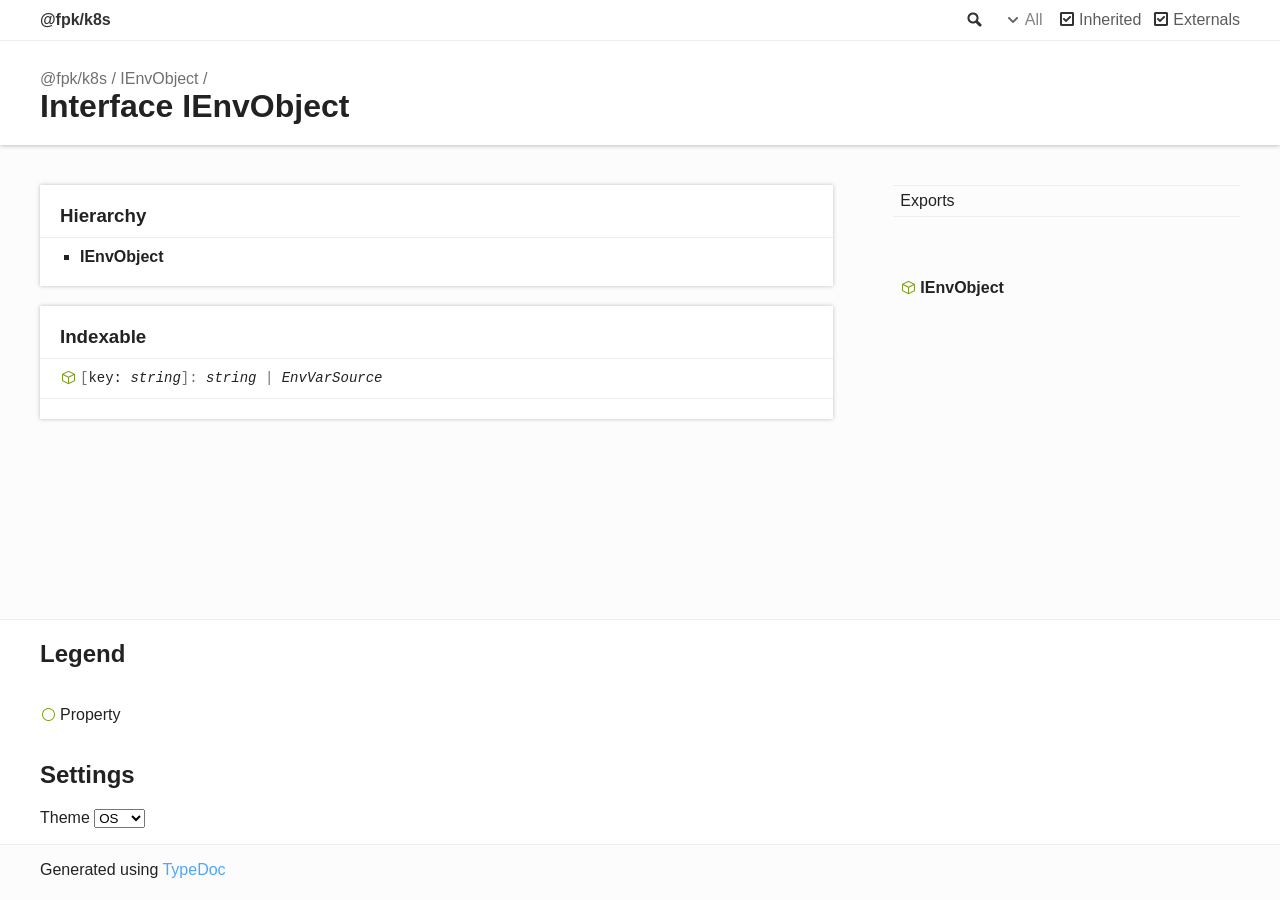
<file: k8s/interfaces/IEnvObject.html>
<!DOCTYPE html><html class="default no-js"><head><meta charSet="utf-8"/><meta http-equiv="X-UA-Compatible" content="IE=edge"/><title>IEnvObject | @fpk/k8s</title><meta name="description" content="Documentation for @fpk/k8s"/><meta name="viewport" content="width=device-width, initial-scale=1"/><link rel="stylesheet" href="../assets/style.css"/><link rel="stylesheet" href="../assets/highlight.css"/><script async src="../assets/search.js" id="search-script"></script></head><body><header><div class="tsd-page-toolbar"><div class="container"><div class="table-wrap"><div class="table-cell" id="tsd-search" data-base=".."><div class="field"><label for="tsd-search-field" class="tsd-widget search no-caption">Search</label><input type="text" id="tsd-search-field"/></div><ul class="results"><li class="state loading">Preparing search index...</li><li class="state failure">The search index is not available</li></ul><a href="../index.html" class="title">@fpk/k8s</a></div><div class="table-cell" id="tsd-widgets"><div id="tsd-filter"><a href="#" class="tsd-widget options no-caption" data-toggle="options">Options</a><div class="tsd-filter-group"><div class="tsd-select" id="tsd-filter-visibility"><span class="tsd-select-label">All</span><ul class="tsd-select-list"><li data-value="public">Public</li><li data-value="protected">Public/Protected</li><li data-value="private" class="selected">All</li></ul></div> <input type="checkbox" id="tsd-filter-inherited" checked/><label class="tsd-widget" for="tsd-filter-inherited">Inherited</label><input type="checkbox" id="tsd-filter-externals" checked/><label class="tsd-widget" for="tsd-filter-externals">Externals</label></div></div><a href="#" class="tsd-widget menu no-caption" data-toggle="menu">Menu</a></div></div></div></div><div class="tsd-page-title"><div class="container"><ul class="tsd-breadcrumb"><li><a href="../index.html">@fpk/k8s</a></li><li><a href="IEnvObject.html">IEnvObject</a></li></ul><h1>Interface IEnvObject</h1></div></div></header><div class="container container-main"><div class="row"><div class="col-8 col-content"><section class="tsd-panel tsd-hierarchy"><h3>Hierarchy</h3><ul class="tsd-hierarchy"><li><span class="target">IEnvObject</span></li></ul></section><section class="tsd-panel tsd-kind-interface"><h3 class="tsd-before-signature">Indexable</h3><div class="tsd-signature tsd-kind-icon"><span class="tsd-signature-symbol">[</span>key: <span class="tsd-signature-type">string</span><span class="tsd-signature-symbol">]: </span><span class="tsd-signature-type">string</span><span class="tsd-signature-symbol"> | </span><span class="tsd-signature-type">EnvVarSource</span></div></section></div><div class="col-4 col-menu menu-sticky-wrap menu-highlight"><nav class="tsd-navigation primary"><ul><li class=""><a href="../index.html">Exports</a></li></ul></nav><nav class="tsd-navigation secondary menu-sticky"><ul><li class="current tsd-kind-interface"><a href="IEnvObject.html" class="tsd-kind-icon">IEnv<wbr/>Object</a><ul></ul></li></ul></nav></div></div></div><footer class="with-border-bottom"><div class="container"><h2>Legend</h2><div class="tsd-legend-group"><ul class="tsd-legend"><li class="tsd-kind-property tsd-parent-kind-interface"><span class="tsd-kind-icon">Property</span></li></ul></div><h2>Settings</h2><p>Theme <select id="theme"><option value="os">OS</option><option value="light">Light</option><option value="dark">Dark</option></select></p></div></footer><div class="container tsd-generator"><p>Generated using <a href="https://typedoc.org/" target="_blank">TypeDoc</a></p></div><div class="overlay"></div><script src="../assets/main.js"></script></body></html>
</file>
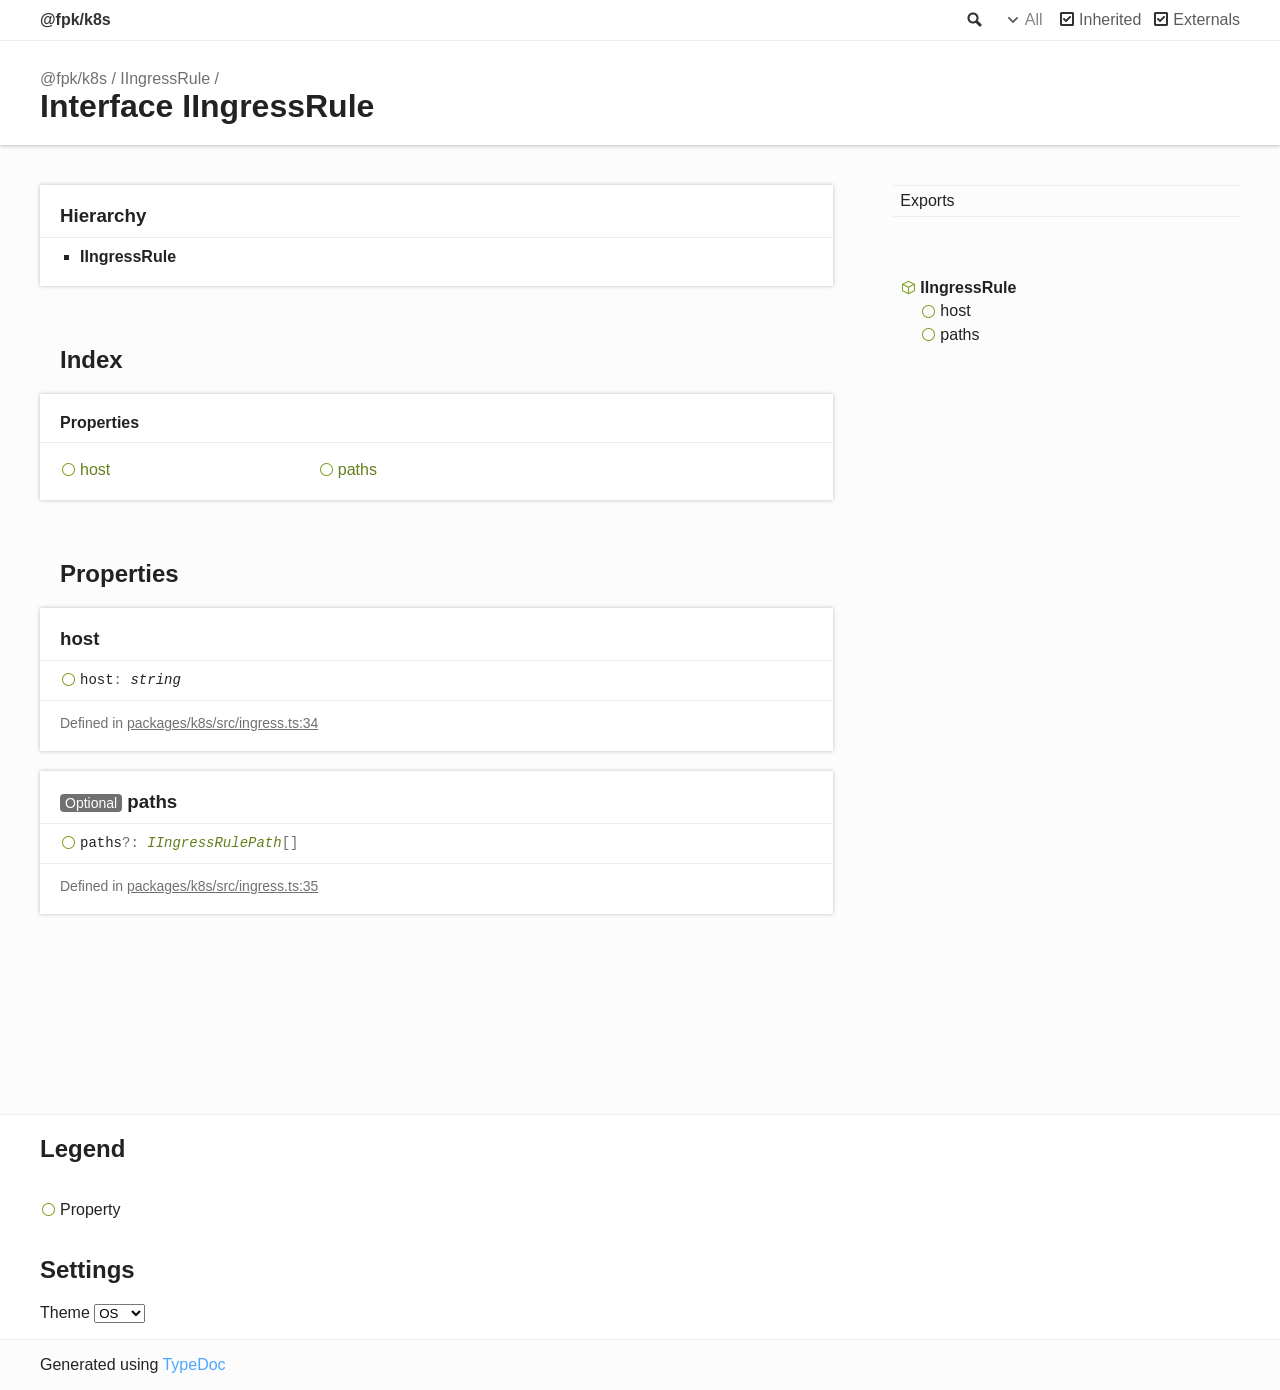
<file: k8s/interfaces/IIngressRule.html>
<!DOCTYPE html><html class="default no-js"><head><meta charSet="utf-8"/><meta http-equiv="X-UA-Compatible" content="IE=edge"/><title>IIngressRule | @fpk/k8s</title><meta name="description" content="Documentation for @fpk/k8s"/><meta name="viewport" content="width=device-width, initial-scale=1"/><link rel="stylesheet" href="../assets/style.css"/><link rel="stylesheet" href="../assets/highlight.css"/><script async src="../assets/search.js" id="search-script"></script></head><body><header><div class="tsd-page-toolbar"><div class="container"><div class="table-wrap"><div class="table-cell" id="tsd-search" data-base=".."><div class="field"><label for="tsd-search-field" class="tsd-widget search no-caption">Search</label><input type="text" id="tsd-search-field"/></div><ul class="results"><li class="state loading">Preparing search index...</li><li class="state failure">The search index is not available</li></ul><a href="../index.html" class="title">@fpk/k8s</a></div><div class="table-cell" id="tsd-widgets"><div id="tsd-filter"><a href="#" class="tsd-widget options no-caption" data-toggle="options">Options</a><div class="tsd-filter-group"><div class="tsd-select" id="tsd-filter-visibility"><span class="tsd-select-label">All</span><ul class="tsd-select-list"><li data-value="public">Public</li><li data-value="protected">Public/Protected</li><li data-value="private" class="selected">All</li></ul></div> <input type="checkbox" id="tsd-filter-inherited" checked/><label class="tsd-widget" for="tsd-filter-inherited">Inherited</label><input type="checkbox" id="tsd-filter-externals" checked/><label class="tsd-widget" for="tsd-filter-externals">Externals</label></div></div><a href="#" class="tsd-widget menu no-caption" data-toggle="menu">Menu</a></div></div></div></div><div class="tsd-page-title"><div class="container"><ul class="tsd-breadcrumb"><li><a href="../index.html">@fpk/k8s</a></li><li><a href="IIngressRule.html">IIngressRule</a></li></ul><h1>Interface IIngressRule</h1></div></div></header><div class="container container-main"><div class="row"><div class="col-8 col-content"><section class="tsd-panel tsd-hierarchy"><h3>Hierarchy</h3><ul class="tsd-hierarchy"><li><span class="target">IIngressRule</span></li></ul></section><section class="tsd-panel-group tsd-index-group"><h2>Index</h2><section class="tsd-panel tsd-index-panel"><div class="tsd-index-content"><section class="tsd-index-section "><h3>Properties</h3><ul class="tsd-index-list"><li class="tsd-kind-property tsd-parent-kind-interface"><a href="IIngressRule.html#host" class="tsd-kind-icon">host</a></li><li class="tsd-kind-property tsd-parent-kind-interface"><a href="IIngressRule.html#paths" class="tsd-kind-icon">paths</a></li></ul></section></div></section></section><section class="tsd-panel-group tsd-member-group "><h2>Properties</h2><section class="tsd-panel tsd-member tsd-kind-property tsd-parent-kind-interface"><a name="host" class="tsd-anchor"></a><h3>host</h3><div class="tsd-signature tsd-kind-icon">host<span class="tsd-signature-symbol">:</span> <span class="tsd-signature-type">string</span></div><aside class="tsd-sources"><ul><li>Defined in <a href="https://github.com/tim-smart/fpk/blob/master/packages/k8s/src/ingress.ts#L34">packages/k8s/src/ingress.ts:34</a></li></ul></aside></section><section class="tsd-panel tsd-member tsd-kind-property tsd-parent-kind-interface"><a name="paths" class="tsd-anchor"></a><h3><span class="tsd-flag ts-flagOptional">Optional</span> paths</h3><div class="tsd-signature tsd-kind-icon">paths<span class="tsd-signature-symbol">?:</span> <a href="IIngressRulePath.html" class="tsd-signature-type" data-tsd-kind="Interface">IIngressRulePath</a><span class="tsd-signature-symbol">[]</span></div><aside class="tsd-sources"><ul><li>Defined in <a href="https://github.com/tim-smart/fpk/blob/master/packages/k8s/src/ingress.ts#L35">packages/k8s/src/ingress.ts:35</a></li></ul></aside></section></section></div><div class="col-4 col-menu menu-sticky-wrap menu-highlight"><nav class="tsd-navigation primary"><ul><li class=""><a href="../index.html">Exports</a></li></ul></nav><nav class="tsd-navigation secondary menu-sticky"><ul><li class="current tsd-kind-interface"><a href="IIngressRule.html" class="tsd-kind-icon">IIngress<wbr/>Rule</a><ul><li class="tsd-kind-property tsd-parent-kind-interface"><a href="IIngressRule.html#host" class="tsd-kind-icon">host</a></li><li class="tsd-kind-property tsd-parent-kind-interface"><a href="IIngressRule.html#paths" class="tsd-kind-icon">paths</a></li></ul></li></ul></nav></div></div></div><footer class="with-border-bottom"><div class="container"><h2>Legend</h2><div class="tsd-legend-group"><ul class="tsd-legend"><li class="tsd-kind-property tsd-parent-kind-interface"><span class="tsd-kind-icon">Property</span></li></ul></div><h2>Settings</h2><p>Theme <select id="theme"><option value="os">OS</option><option value="light">Light</option><option value="dark">Dark</option></select></p></div></footer><div class="container tsd-generator"><p>Generated using <a href="https://typedoc.org/" target="_blank">TypeDoc</a></p></div><div class="overlay"></div><script src="../assets/main.js"></script></body></html>
</file>
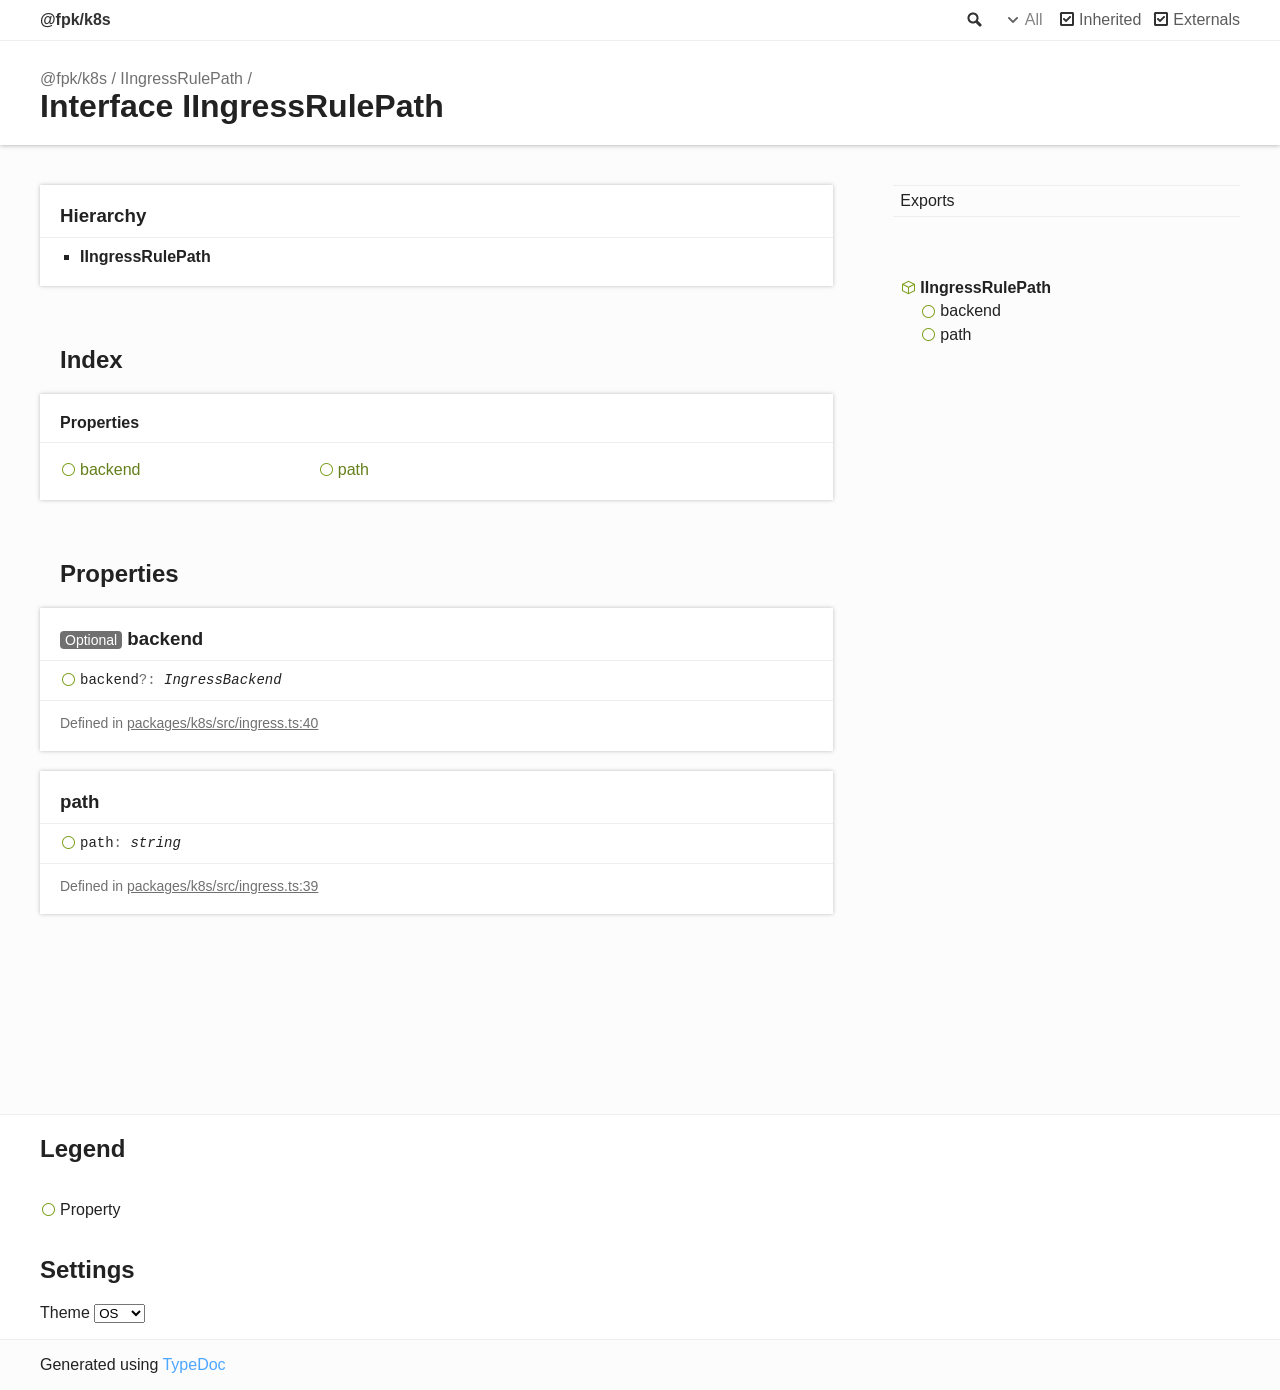
<file: k8s/interfaces/IIngressRulePath.html>
<!DOCTYPE html><html class="default no-js"><head><meta charSet="utf-8"/><meta http-equiv="X-UA-Compatible" content="IE=edge"/><title>IIngressRulePath | @fpk/k8s</title><meta name="description" content="Documentation for @fpk/k8s"/><meta name="viewport" content="width=device-width, initial-scale=1"/><link rel="stylesheet" href="../assets/style.css"/><link rel="stylesheet" href="../assets/highlight.css"/><script async src="../assets/search.js" id="search-script"></script></head><body><header><div class="tsd-page-toolbar"><div class="container"><div class="table-wrap"><div class="table-cell" id="tsd-search" data-base=".."><div class="field"><label for="tsd-search-field" class="tsd-widget search no-caption">Search</label><input type="text" id="tsd-search-field"/></div><ul class="results"><li class="state loading">Preparing search index...</li><li class="state failure">The search index is not available</li></ul><a href="../index.html" class="title">@fpk/k8s</a></div><div class="table-cell" id="tsd-widgets"><div id="tsd-filter"><a href="#" class="tsd-widget options no-caption" data-toggle="options">Options</a><div class="tsd-filter-group"><div class="tsd-select" id="tsd-filter-visibility"><span class="tsd-select-label">All</span><ul class="tsd-select-list"><li data-value="public">Public</li><li data-value="protected">Public/Protected</li><li data-value="private" class="selected">All</li></ul></div> <input type="checkbox" id="tsd-filter-inherited" checked/><label class="tsd-widget" for="tsd-filter-inherited">Inherited</label><input type="checkbox" id="tsd-filter-externals" checked/><label class="tsd-widget" for="tsd-filter-externals">Externals</label></div></div><a href="#" class="tsd-widget menu no-caption" data-toggle="menu">Menu</a></div></div></div></div><div class="tsd-page-title"><div class="container"><ul class="tsd-breadcrumb"><li><a href="../index.html">@fpk/k8s</a></li><li><a href="IIngressRulePath.html">IIngressRulePath</a></li></ul><h1>Interface IIngressRulePath</h1></div></div></header><div class="container container-main"><div class="row"><div class="col-8 col-content"><section class="tsd-panel tsd-hierarchy"><h3>Hierarchy</h3><ul class="tsd-hierarchy"><li><span class="target">IIngressRulePath</span></li></ul></section><section class="tsd-panel-group tsd-index-group"><h2>Index</h2><section class="tsd-panel tsd-index-panel"><div class="tsd-index-content"><section class="tsd-index-section "><h3>Properties</h3><ul class="tsd-index-list"><li class="tsd-kind-property tsd-parent-kind-interface"><a href="IIngressRulePath.html#backend" class="tsd-kind-icon">backend</a></li><li class="tsd-kind-property tsd-parent-kind-interface"><a href="IIngressRulePath.html#path" class="tsd-kind-icon">path</a></li></ul></section></div></section></section><section class="tsd-panel-group tsd-member-group "><h2>Properties</h2><section class="tsd-panel tsd-member tsd-kind-property tsd-parent-kind-interface"><a name="backend" class="tsd-anchor"></a><h3><span class="tsd-flag ts-flagOptional">Optional</span> backend</h3><div class="tsd-signature tsd-kind-icon">backend<span class="tsd-signature-symbol">?:</span> <span class="tsd-signature-type">IngressBackend</span></div><aside class="tsd-sources"><ul><li>Defined in <a href="https://github.com/tim-smart/fpk/blob/master/packages/k8s/src/ingress.ts#L40">packages/k8s/src/ingress.ts:40</a></li></ul></aside></section><section class="tsd-panel tsd-member tsd-kind-property tsd-parent-kind-interface"><a name="path" class="tsd-anchor"></a><h3>path</h3><div class="tsd-signature tsd-kind-icon">path<span class="tsd-signature-symbol">:</span> <span class="tsd-signature-type">string</span></div><aside class="tsd-sources"><ul><li>Defined in <a href="https://github.com/tim-smart/fpk/blob/master/packages/k8s/src/ingress.ts#L39">packages/k8s/src/ingress.ts:39</a></li></ul></aside></section></section></div><div class="col-4 col-menu menu-sticky-wrap menu-highlight"><nav class="tsd-navigation primary"><ul><li class=""><a href="../index.html">Exports</a></li></ul></nav><nav class="tsd-navigation secondary menu-sticky"><ul><li class="current tsd-kind-interface"><a href="IIngressRulePath.html" class="tsd-kind-icon">IIngress<wbr/>Rule<wbr/>Path</a><ul><li class="tsd-kind-property tsd-parent-kind-interface"><a href="IIngressRulePath.html#backend" class="tsd-kind-icon">backend</a></li><li class="tsd-kind-property tsd-parent-kind-interface"><a href="IIngressRulePath.html#path" class="tsd-kind-icon">path</a></li></ul></li></ul></nav></div></div></div><footer class="with-border-bottom"><div class="container"><h2>Legend</h2><div class="tsd-legend-group"><ul class="tsd-legend"><li class="tsd-kind-property tsd-parent-kind-interface"><span class="tsd-kind-icon">Property</span></li></ul></div><h2>Settings</h2><p>Theme <select id="theme"><option value="os">OS</option><option value="light">Light</option><option value="dark">Dark</option></select></p></div></footer><div class="container tsd-generator"><p>Generated using <a href="https://typedoc.org/" target="_blank">TypeDoc</a></p></div><div class="overlay"></div><script src="../assets/main.js"></script></body></html>
</file>
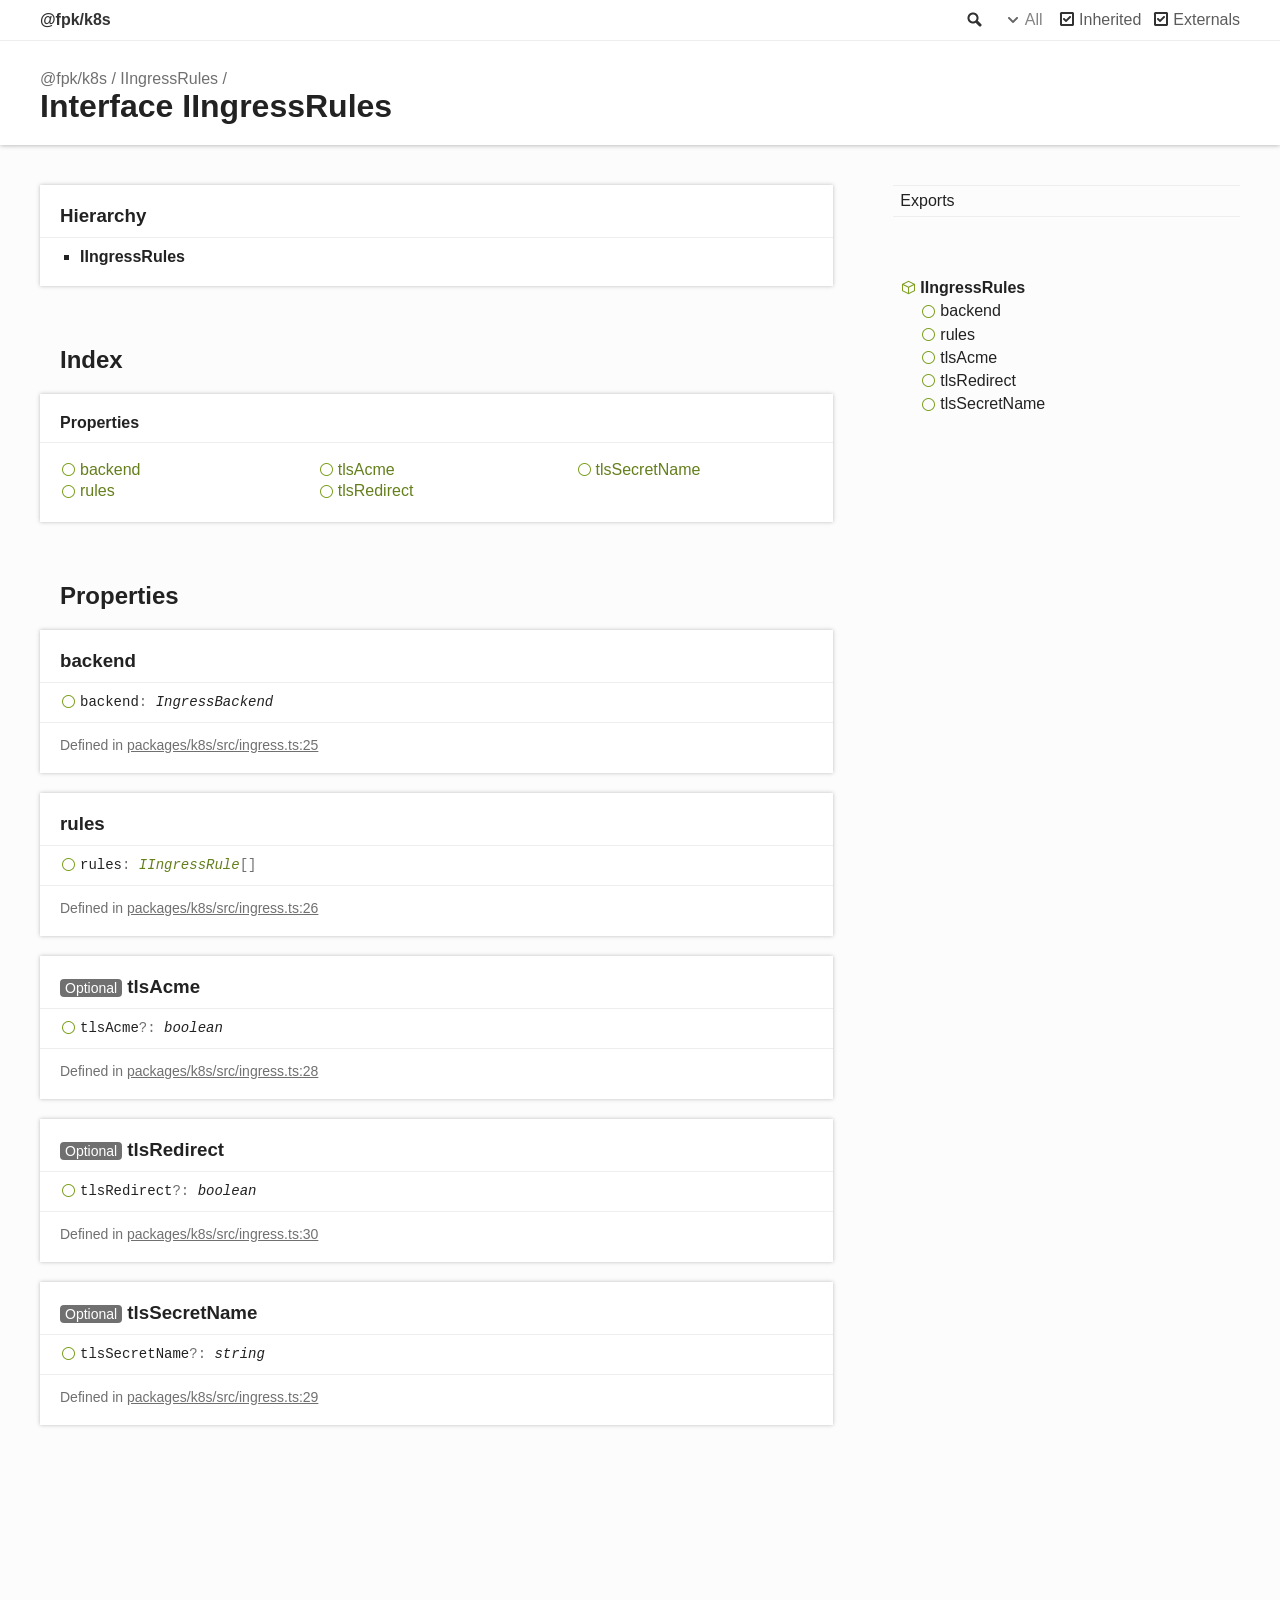
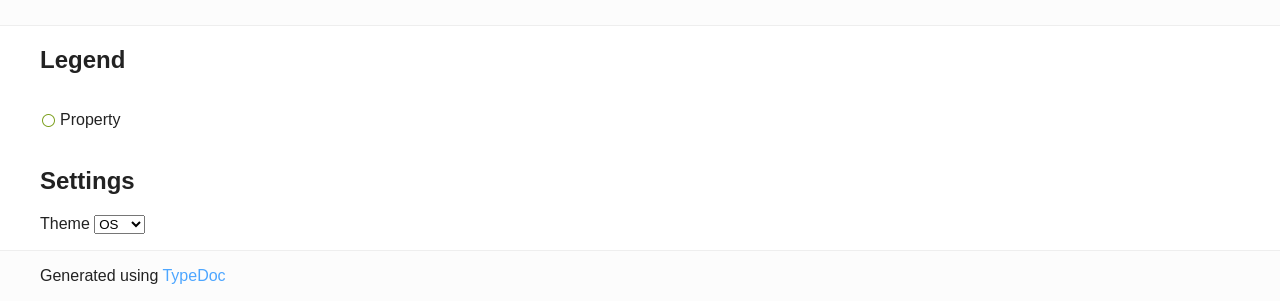
<file: k8s/interfaces/IIngressRules.html>
<!DOCTYPE html><html class="default no-js"><head><meta charSet="utf-8"/><meta http-equiv="X-UA-Compatible" content="IE=edge"/><title>IIngressRules | @fpk/k8s</title><meta name="description" content="Documentation for @fpk/k8s"/><meta name="viewport" content="width=device-width, initial-scale=1"/><link rel="stylesheet" href="../assets/style.css"/><link rel="stylesheet" href="../assets/highlight.css"/><script async src="../assets/search.js" id="search-script"></script></head><body><header><div class="tsd-page-toolbar"><div class="container"><div class="table-wrap"><div class="table-cell" id="tsd-search" data-base=".."><div class="field"><label for="tsd-search-field" class="tsd-widget search no-caption">Search</label><input type="text" id="tsd-search-field"/></div><ul class="results"><li class="state loading">Preparing search index...</li><li class="state failure">The search index is not available</li></ul><a href="../index.html" class="title">@fpk/k8s</a></div><div class="table-cell" id="tsd-widgets"><div id="tsd-filter"><a href="#" class="tsd-widget options no-caption" data-toggle="options">Options</a><div class="tsd-filter-group"><div class="tsd-select" id="tsd-filter-visibility"><span class="tsd-select-label">All</span><ul class="tsd-select-list"><li data-value="public">Public</li><li data-value="protected">Public/Protected</li><li data-value="private" class="selected">All</li></ul></div> <input type="checkbox" id="tsd-filter-inherited" checked/><label class="tsd-widget" for="tsd-filter-inherited">Inherited</label><input type="checkbox" id="tsd-filter-externals" checked/><label class="tsd-widget" for="tsd-filter-externals">Externals</label></div></div><a href="#" class="tsd-widget menu no-caption" data-toggle="menu">Menu</a></div></div></div></div><div class="tsd-page-title"><div class="container"><ul class="tsd-breadcrumb"><li><a href="../index.html">@fpk/k8s</a></li><li><a href="IIngressRules.html">IIngressRules</a></li></ul><h1>Interface IIngressRules</h1></div></div></header><div class="container container-main"><div class="row"><div class="col-8 col-content"><section class="tsd-panel tsd-hierarchy"><h3>Hierarchy</h3><ul class="tsd-hierarchy"><li><span class="target">IIngressRules</span></li></ul></section><section class="tsd-panel-group tsd-index-group"><h2>Index</h2><section class="tsd-panel tsd-index-panel"><div class="tsd-index-content"><section class="tsd-index-section "><h3>Properties</h3><ul class="tsd-index-list"><li class="tsd-kind-property tsd-parent-kind-interface"><a href="IIngressRules.html#backend" class="tsd-kind-icon">backend</a></li><li class="tsd-kind-property tsd-parent-kind-interface"><a href="IIngressRules.html#rules" class="tsd-kind-icon">rules</a></li><li class="tsd-kind-property tsd-parent-kind-interface"><a href="IIngressRules.html#tlsAcme" class="tsd-kind-icon">tls<wbr/>Acme</a></li><li class="tsd-kind-property tsd-parent-kind-interface"><a href="IIngressRules.html#tlsRedirect" class="tsd-kind-icon">tls<wbr/>Redirect</a></li><li class="tsd-kind-property tsd-parent-kind-interface"><a href="IIngressRules.html#tlsSecretName" class="tsd-kind-icon">tls<wbr/>Secret<wbr/>Name</a></li></ul></section></div></section></section><section class="tsd-panel-group tsd-member-group "><h2>Properties</h2><section class="tsd-panel tsd-member tsd-kind-property tsd-parent-kind-interface"><a name="backend" class="tsd-anchor"></a><h3>backend</h3><div class="tsd-signature tsd-kind-icon">backend<span class="tsd-signature-symbol">:</span> <span class="tsd-signature-type">IngressBackend</span></div><aside class="tsd-sources"><ul><li>Defined in <a href="https://github.com/tim-smart/fpk/blob/master/packages/k8s/src/ingress.ts#L25">packages/k8s/src/ingress.ts:25</a></li></ul></aside></section><section class="tsd-panel tsd-member tsd-kind-property tsd-parent-kind-interface"><a name="rules" class="tsd-anchor"></a><h3>rules</h3><div class="tsd-signature tsd-kind-icon">rules<span class="tsd-signature-symbol">:</span> <a href="IIngressRule.html" class="tsd-signature-type" data-tsd-kind="Interface">IIngressRule</a><span class="tsd-signature-symbol">[]</span></div><aside class="tsd-sources"><ul><li>Defined in <a href="https://github.com/tim-smart/fpk/blob/master/packages/k8s/src/ingress.ts#L26">packages/k8s/src/ingress.ts:26</a></li></ul></aside></section><section class="tsd-panel tsd-member tsd-kind-property tsd-parent-kind-interface"><a name="tlsAcme" class="tsd-anchor"></a><h3><span class="tsd-flag ts-flagOptional">Optional</span> tls<wbr/>Acme</h3><div class="tsd-signature tsd-kind-icon">tls<wbr/>Acme<span class="tsd-signature-symbol">?:</span> <span class="tsd-signature-type">boolean</span></div><aside class="tsd-sources"><ul><li>Defined in <a href="https://github.com/tim-smart/fpk/blob/master/packages/k8s/src/ingress.ts#L28">packages/k8s/src/ingress.ts:28</a></li></ul></aside></section><section class="tsd-panel tsd-member tsd-kind-property tsd-parent-kind-interface"><a name="tlsRedirect" class="tsd-anchor"></a><h3><span class="tsd-flag ts-flagOptional">Optional</span> tls<wbr/>Redirect</h3><div class="tsd-signature tsd-kind-icon">tls<wbr/>Redirect<span class="tsd-signature-symbol">?:</span> <span class="tsd-signature-type">boolean</span></div><aside class="tsd-sources"><ul><li>Defined in <a href="https://github.com/tim-smart/fpk/blob/master/packages/k8s/src/ingress.ts#L30">packages/k8s/src/ingress.ts:30</a></li></ul></aside></section><section class="tsd-panel tsd-member tsd-kind-property tsd-parent-kind-interface"><a name="tlsSecretName" class="tsd-anchor"></a><h3><span class="tsd-flag ts-flagOptional">Optional</span> tls<wbr/>Secret<wbr/>Name</h3><div class="tsd-signature tsd-kind-icon">tls<wbr/>Secret<wbr/>Name<span class="tsd-signature-symbol">?:</span> <span class="tsd-signature-type">string</span></div><aside class="tsd-sources"><ul><li>Defined in <a href="https://github.com/tim-smart/fpk/blob/master/packages/k8s/src/ingress.ts#L29">packages/k8s/src/ingress.ts:29</a></li></ul></aside></section></section></div><div class="col-4 col-menu menu-sticky-wrap menu-highlight"><nav class="tsd-navigation primary"><ul><li class=""><a href="../index.html">Exports</a></li></ul></nav><nav class="tsd-navigation secondary menu-sticky"><ul><li class="current tsd-kind-interface"><a href="IIngressRules.html" class="tsd-kind-icon">IIngress<wbr/>Rules</a><ul><li class="tsd-kind-property tsd-parent-kind-interface"><a href="IIngressRules.html#backend" class="tsd-kind-icon">backend</a></li><li class="tsd-kind-property tsd-parent-kind-interface"><a href="IIngressRules.html#rules" class="tsd-kind-icon">rules</a></li><li class="tsd-kind-property tsd-parent-kind-interface"><a href="IIngressRules.html#tlsAcme" class="tsd-kind-icon">tls<wbr/>Acme</a></li><li class="tsd-kind-property tsd-parent-kind-interface"><a href="IIngressRules.html#tlsRedirect" class="tsd-kind-icon">tls<wbr/>Redirect</a></li><li class="tsd-kind-property tsd-parent-kind-interface"><a href="IIngressRules.html#tlsSecretName" class="tsd-kind-icon">tls<wbr/>Secret<wbr/>Name</a></li></ul></li></ul></nav></div></div></div><footer class="with-border-bottom"><div class="container"><h2>Legend</h2><div class="tsd-legend-group"><ul class="tsd-legend"><li class="tsd-kind-property tsd-parent-kind-interface"><span class="tsd-kind-icon">Property</span></li></ul></div><h2>Settings</h2><p>Theme <select id="theme"><option value="os">OS</option><option value="light">Light</option><option value="dark">Dark</option></select></p></div></footer><div class="container tsd-generator"><p>Generated using <a href="https://typedoc.org/" target="_blank">TypeDoc</a></p></div><div class="overlay"></div><script src="../assets/main.js"></script></body></html>
</file>
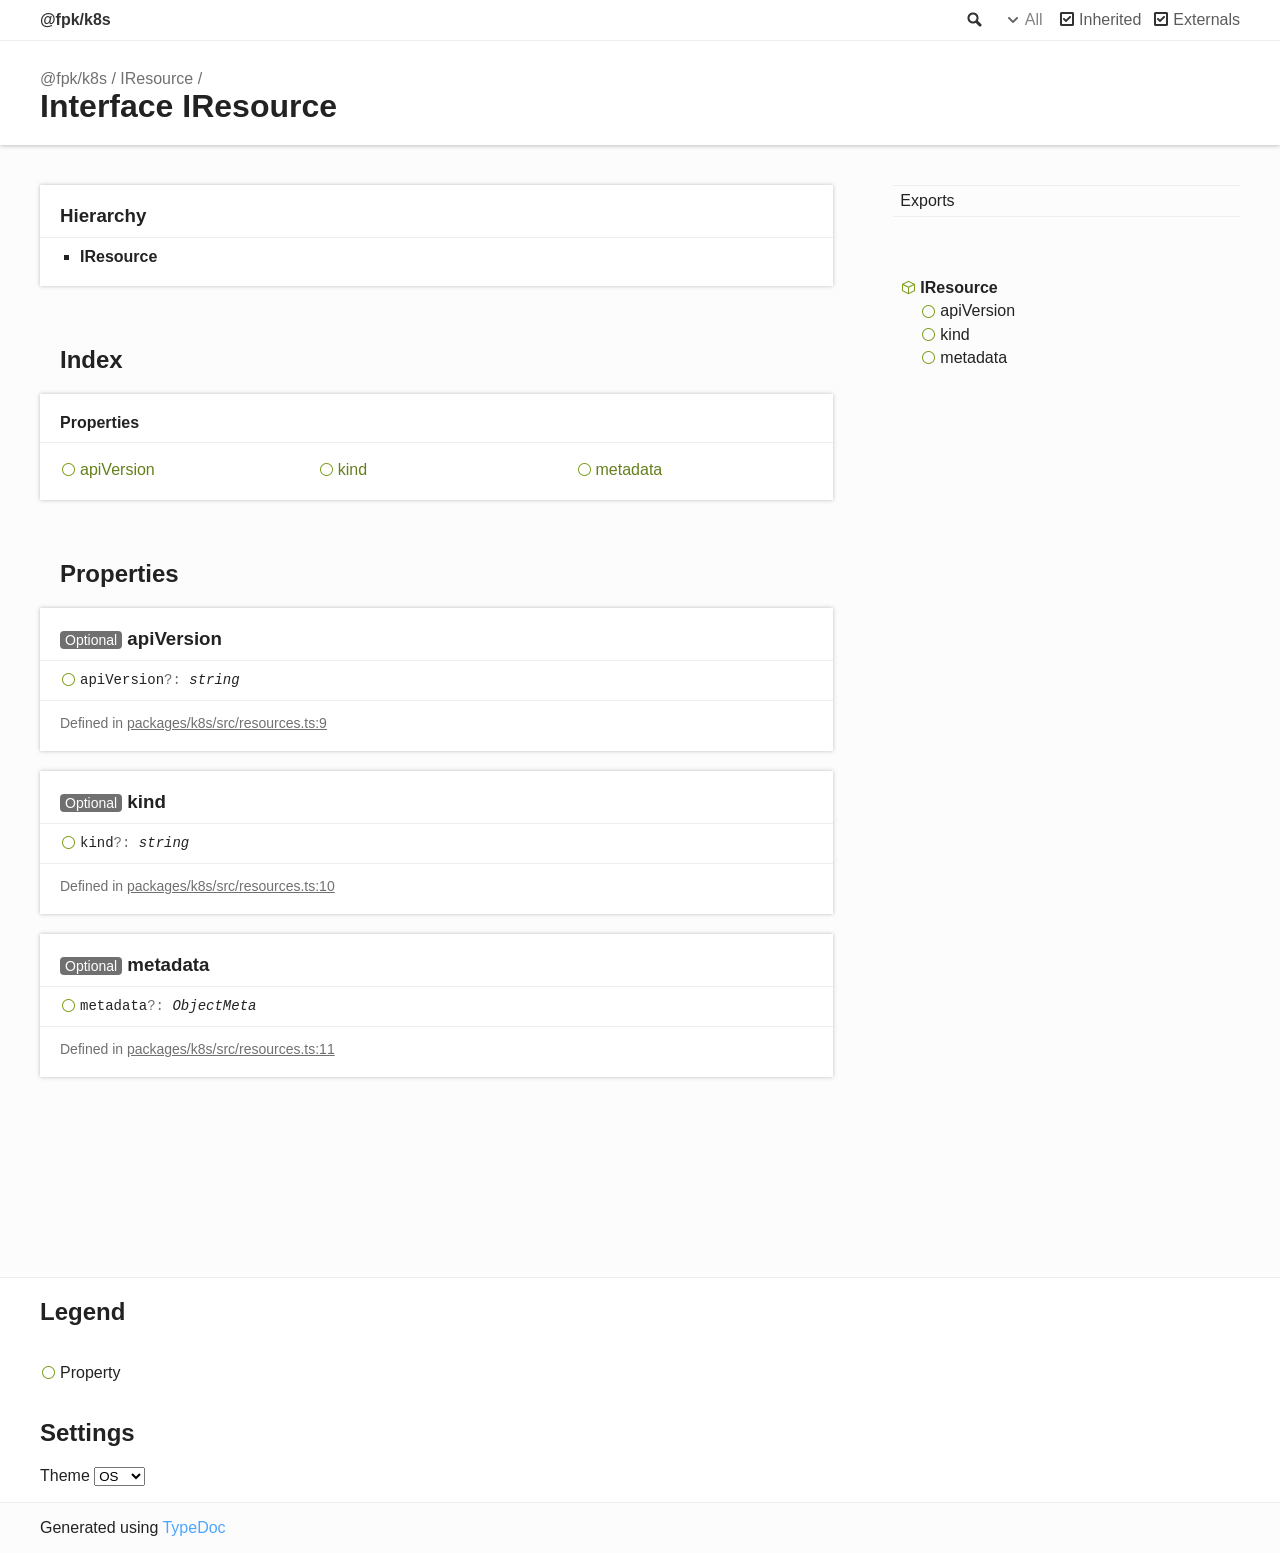
<file: k8s/interfaces/IResource.html>
<!DOCTYPE html><html class="default no-js"><head><meta charSet="utf-8"/><meta http-equiv="X-UA-Compatible" content="IE=edge"/><title>IResource | @fpk/k8s</title><meta name="description" content="Documentation for @fpk/k8s"/><meta name="viewport" content="width=device-width, initial-scale=1"/><link rel="stylesheet" href="../assets/style.css"/><link rel="stylesheet" href="../assets/highlight.css"/><script async src="../assets/search.js" id="search-script"></script></head><body><header><div class="tsd-page-toolbar"><div class="container"><div class="table-wrap"><div class="table-cell" id="tsd-search" data-base=".."><div class="field"><label for="tsd-search-field" class="tsd-widget search no-caption">Search</label><input type="text" id="tsd-search-field"/></div><ul class="results"><li class="state loading">Preparing search index...</li><li class="state failure">The search index is not available</li></ul><a href="../index.html" class="title">@fpk/k8s</a></div><div class="table-cell" id="tsd-widgets"><div id="tsd-filter"><a href="#" class="tsd-widget options no-caption" data-toggle="options">Options</a><div class="tsd-filter-group"><div class="tsd-select" id="tsd-filter-visibility"><span class="tsd-select-label">All</span><ul class="tsd-select-list"><li data-value="public">Public</li><li data-value="protected">Public/Protected</li><li data-value="private" class="selected">All</li></ul></div> <input type="checkbox" id="tsd-filter-inherited" checked/><label class="tsd-widget" for="tsd-filter-inherited">Inherited</label><input type="checkbox" id="tsd-filter-externals" checked/><label class="tsd-widget" for="tsd-filter-externals">Externals</label></div></div><a href="#" class="tsd-widget menu no-caption" data-toggle="menu">Menu</a></div></div></div></div><div class="tsd-page-title"><div class="container"><ul class="tsd-breadcrumb"><li><a href="../index.html">@fpk/k8s</a></li><li><a href="IResource.html">IResource</a></li></ul><h1>Interface IResource</h1></div></div></header><div class="container container-main"><div class="row"><div class="col-8 col-content"><section class="tsd-panel tsd-hierarchy"><h3>Hierarchy</h3><ul class="tsd-hierarchy"><li><span class="target">IResource</span></li></ul></section><section class="tsd-panel-group tsd-index-group"><h2>Index</h2><section class="tsd-panel tsd-index-panel"><div class="tsd-index-content"><section class="tsd-index-section "><h3>Properties</h3><ul class="tsd-index-list"><li class="tsd-kind-property tsd-parent-kind-interface"><a href="IResource.html#apiVersion" class="tsd-kind-icon">api<wbr/>Version</a></li><li class="tsd-kind-property tsd-parent-kind-interface"><a href="IResource.html#kind" class="tsd-kind-icon">kind</a></li><li class="tsd-kind-property tsd-parent-kind-interface"><a href="IResource.html#metadata" class="tsd-kind-icon">metadata</a></li></ul></section></div></section></section><section class="tsd-panel-group tsd-member-group "><h2>Properties</h2><section class="tsd-panel tsd-member tsd-kind-property tsd-parent-kind-interface"><a name="apiVersion" class="tsd-anchor"></a><h3><span class="tsd-flag ts-flagOptional">Optional</span> api<wbr/>Version</h3><div class="tsd-signature tsd-kind-icon">api<wbr/>Version<span class="tsd-signature-symbol">?:</span> <span class="tsd-signature-type">string</span></div><aside class="tsd-sources"><ul><li>Defined in <a href="https://github.com/tim-smart/fpk/blob/master/packages/k8s/src/resources.ts#L9">packages/k8s/src/resources.ts:9</a></li></ul></aside></section><section class="tsd-panel tsd-member tsd-kind-property tsd-parent-kind-interface"><a name="kind" class="tsd-anchor"></a><h3><span class="tsd-flag ts-flagOptional">Optional</span> kind</h3><div class="tsd-signature tsd-kind-icon">kind<span class="tsd-signature-symbol">?:</span> <span class="tsd-signature-type">string</span></div><aside class="tsd-sources"><ul><li>Defined in <a href="https://github.com/tim-smart/fpk/blob/master/packages/k8s/src/resources.ts#L10">packages/k8s/src/resources.ts:10</a></li></ul></aside></section><section class="tsd-panel tsd-member tsd-kind-property tsd-parent-kind-interface"><a name="metadata" class="tsd-anchor"></a><h3><span class="tsd-flag ts-flagOptional">Optional</span> metadata</h3><div class="tsd-signature tsd-kind-icon">metadata<span class="tsd-signature-symbol">?:</span> <span class="tsd-signature-type">ObjectMeta</span></div><aside class="tsd-sources"><ul><li>Defined in <a href="https://github.com/tim-smart/fpk/blob/master/packages/k8s/src/resources.ts#L11">packages/k8s/src/resources.ts:11</a></li></ul></aside></section></section></div><div class="col-4 col-menu menu-sticky-wrap menu-highlight"><nav class="tsd-navigation primary"><ul><li class=""><a href="../index.html">Exports</a></li></ul></nav><nav class="tsd-navigation secondary menu-sticky"><ul><li class="current tsd-kind-interface"><a href="IResource.html" class="tsd-kind-icon">IResource</a><ul><li class="tsd-kind-property tsd-parent-kind-interface"><a href="IResource.html#apiVersion" class="tsd-kind-icon">api<wbr/>Version</a></li><li class="tsd-kind-property tsd-parent-kind-interface"><a href="IResource.html#kind" class="tsd-kind-icon">kind</a></li><li class="tsd-kind-property tsd-parent-kind-interface"><a href="IResource.html#metadata" class="tsd-kind-icon">metadata</a></li></ul></li></ul></nav></div></div></div><footer class="with-border-bottom"><div class="container"><h2>Legend</h2><div class="tsd-legend-group"><ul class="tsd-legend"><li class="tsd-kind-property tsd-parent-kind-interface"><span class="tsd-kind-icon">Property</span></li></ul></div><h2>Settings</h2><p>Theme <select id="theme"><option value="os">OS</option><option value="light">Light</option><option value="dark">Dark</option></select></p></div></footer><div class="container tsd-generator"><p>Generated using <a href="https://typedoc.org/" target="_blank">TypeDoc</a></p></div><div class="overlay"></div><script src="../assets/main.js"></script></body></html>
</file>
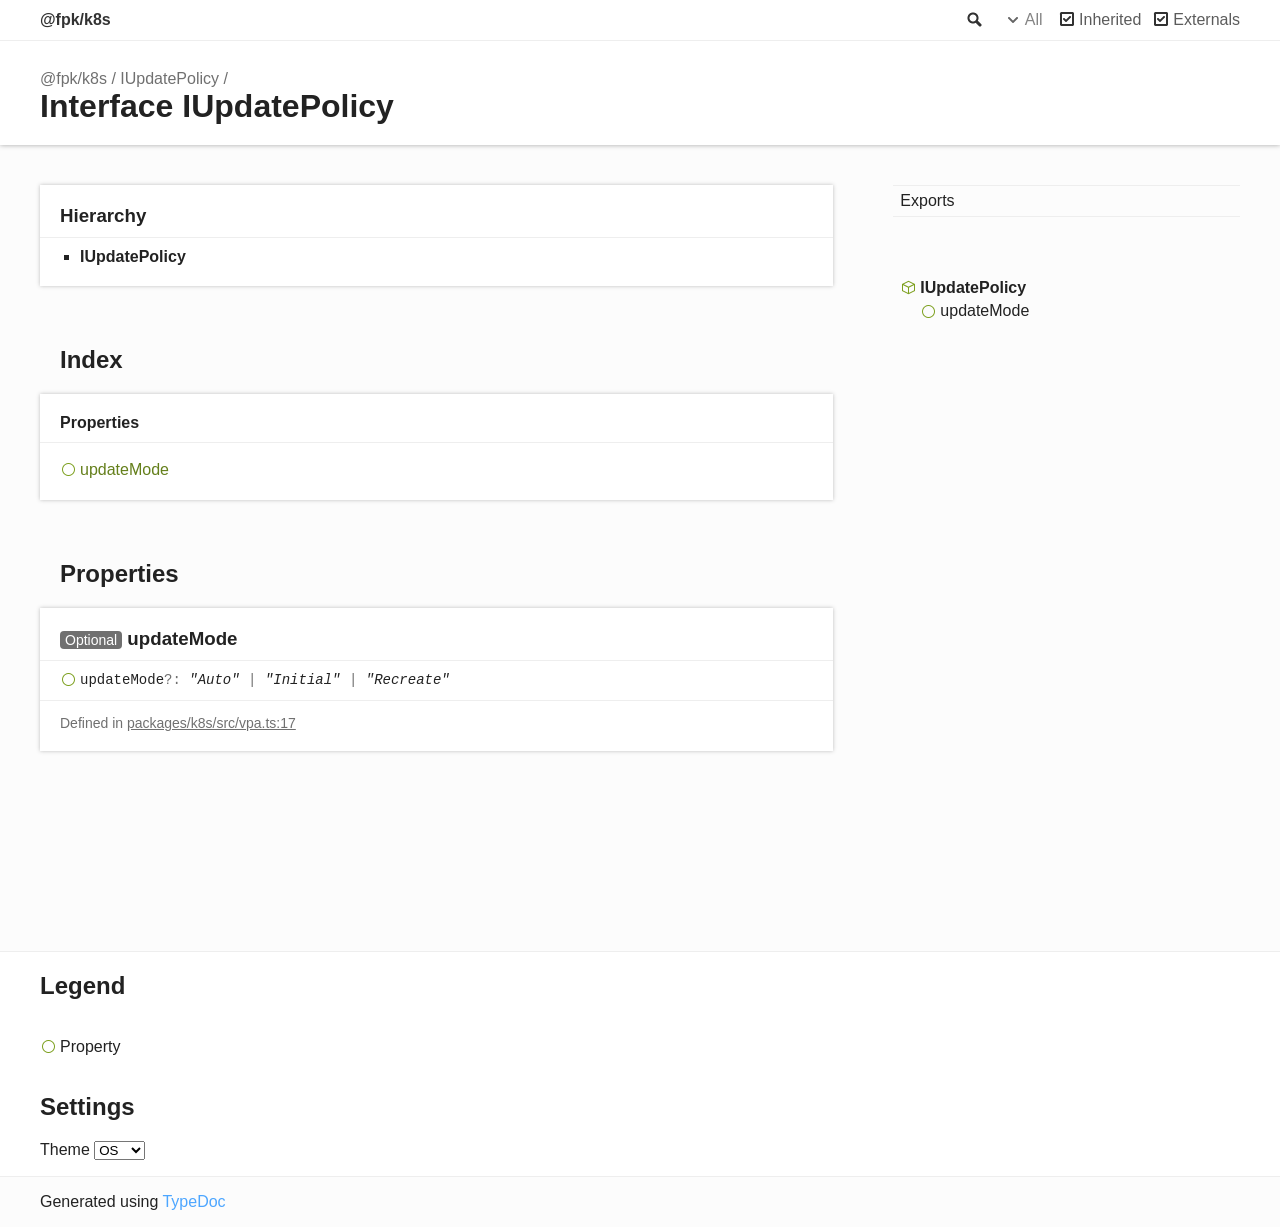
<file: k8s/interfaces/IUpdatePolicy.html>
<!DOCTYPE html><html class="default no-js"><head><meta charSet="utf-8"/><meta http-equiv="X-UA-Compatible" content="IE=edge"/><title>IUpdatePolicy | @fpk/k8s</title><meta name="description" content="Documentation for @fpk/k8s"/><meta name="viewport" content="width=device-width, initial-scale=1"/><link rel="stylesheet" href="../assets/style.css"/><link rel="stylesheet" href="../assets/highlight.css"/><script async src="../assets/search.js" id="search-script"></script></head><body><header><div class="tsd-page-toolbar"><div class="container"><div class="table-wrap"><div class="table-cell" id="tsd-search" data-base=".."><div class="field"><label for="tsd-search-field" class="tsd-widget search no-caption">Search</label><input type="text" id="tsd-search-field"/></div><ul class="results"><li class="state loading">Preparing search index...</li><li class="state failure">The search index is not available</li></ul><a href="../index.html" class="title">@fpk/k8s</a></div><div class="table-cell" id="tsd-widgets"><div id="tsd-filter"><a href="#" class="tsd-widget options no-caption" data-toggle="options">Options</a><div class="tsd-filter-group"><div class="tsd-select" id="tsd-filter-visibility"><span class="tsd-select-label">All</span><ul class="tsd-select-list"><li data-value="public">Public</li><li data-value="protected">Public/Protected</li><li data-value="private" class="selected">All</li></ul></div> <input type="checkbox" id="tsd-filter-inherited" checked/><label class="tsd-widget" for="tsd-filter-inherited">Inherited</label><input type="checkbox" id="tsd-filter-externals" checked/><label class="tsd-widget" for="tsd-filter-externals">Externals</label></div></div><a href="#" class="tsd-widget menu no-caption" data-toggle="menu">Menu</a></div></div></div></div><div class="tsd-page-title"><div class="container"><ul class="tsd-breadcrumb"><li><a href="../index.html">@fpk/k8s</a></li><li><a href="IUpdatePolicy.html">IUpdatePolicy</a></li></ul><h1>Interface IUpdatePolicy</h1></div></div></header><div class="container container-main"><div class="row"><div class="col-8 col-content"><section class="tsd-panel tsd-hierarchy"><h3>Hierarchy</h3><ul class="tsd-hierarchy"><li><span class="target">IUpdatePolicy</span></li></ul></section><section class="tsd-panel-group tsd-index-group"><h2>Index</h2><section class="tsd-panel tsd-index-panel"><div class="tsd-index-content"><section class="tsd-index-section "><h3>Properties</h3><ul class="tsd-index-list"><li class="tsd-kind-property tsd-parent-kind-interface"><a href="IUpdatePolicy.html#updateMode" class="tsd-kind-icon">update<wbr/>Mode</a></li></ul></section></div></section></section><section class="tsd-panel-group tsd-member-group "><h2>Properties</h2><section class="tsd-panel tsd-member tsd-kind-property tsd-parent-kind-interface"><a name="updateMode" class="tsd-anchor"></a><h3><span class="tsd-flag ts-flagOptional">Optional</span> update<wbr/>Mode</h3><div class="tsd-signature tsd-kind-icon">update<wbr/>Mode<span class="tsd-signature-symbol">?:</span> <span class="tsd-signature-type">&quot;Auto&quot;</span><span class="tsd-signature-symbol"> | </span><span class="tsd-signature-type">&quot;Initial&quot;</span><span class="tsd-signature-symbol"> | </span><span class="tsd-signature-type">&quot;Recreate&quot;</span></div><aside class="tsd-sources"><ul><li>Defined in <a href="https://github.com/tim-smart/fpk/blob/master/packages/k8s/src/vpa.ts#L17">packages/k8s/src/vpa.ts:17</a></li></ul></aside></section></section></div><div class="col-4 col-menu menu-sticky-wrap menu-highlight"><nav class="tsd-navigation primary"><ul><li class=""><a href="../index.html">Exports</a></li></ul></nav><nav class="tsd-navigation secondary menu-sticky"><ul><li class="current tsd-kind-interface"><a href="IUpdatePolicy.html" class="tsd-kind-icon">IUpdate<wbr/>Policy</a><ul><li class="tsd-kind-property tsd-parent-kind-interface"><a href="IUpdatePolicy.html#updateMode" class="tsd-kind-icon">update<wbr/>Mode</a></li></ul></li></ul></nav></div></div></div><footer class="with-border-bottom"><div class="container"><h2>Legend</h2><div class="tsd-legend-group"><ul class="tsd-legend"><li class="tsd-kind-property tsd-parent-kind-interface"><span class="tsd-kind-icon">Property</span></li></ul></div><h2>Settings</h2><p>Theme <select id="theme"><option value="os">OS</option><option value="light">Light</option><option value="dark">Dark</option></select></p></div></footer><div class="container tsd-generator"><p>Generated using <a href="https://typedoc.org/" target="_blank">TypeDoc</a></p></div><div class="overlay"></div><script src="../assets/main.js"></script></body></html>
</file>
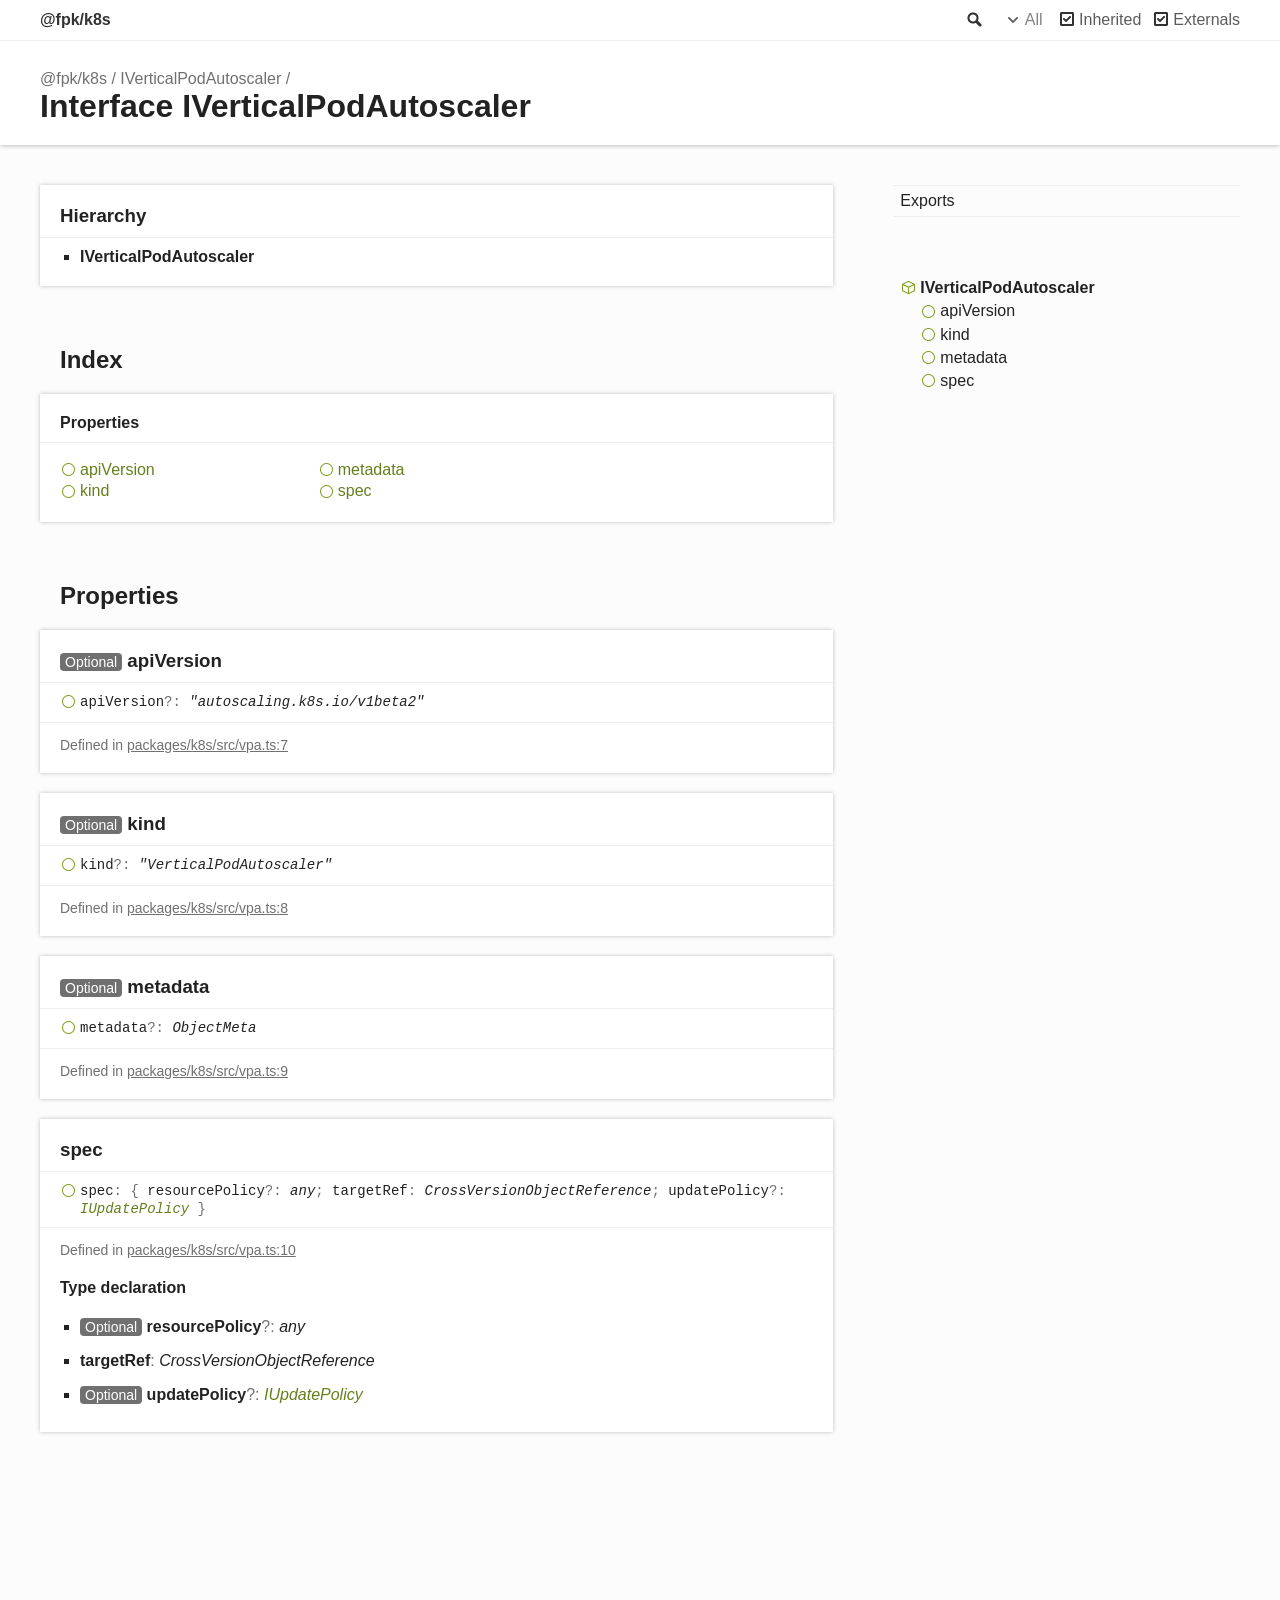
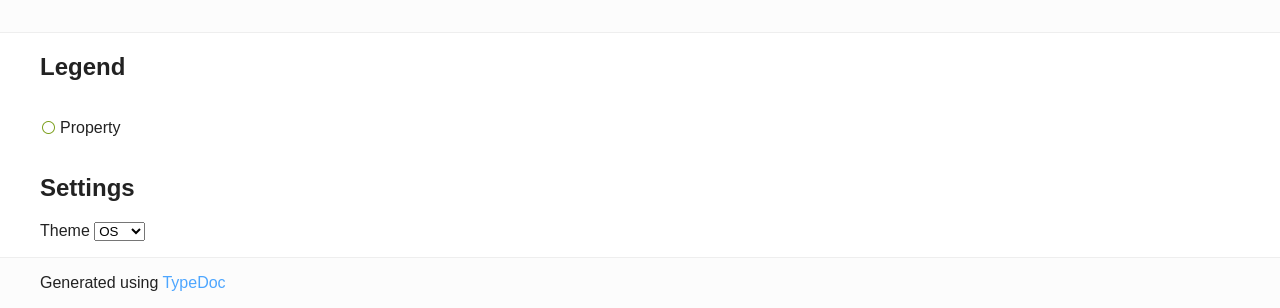
<file: k8s/interfaces/IVerticalPodAutoscaler.html>
<!DOCTYPE html><html class="default no-js"><head><meta charSet="utf-8"/><meta http-equiv="X-UA-Compatible" content="IE=edge"/><title>IVerticalPodAutoscaler | @fpk/k8s</title><meta name="description" content="Documentation for @fpk/k8s"/><meta name="viewport" content="width=device-width, initial-scale=1"/><link rel="stylesheet" href="../assets/style.css"/><link rel="stylesheet" href="../assets/highlight.css"/><script async src="../assets/search.js" id="search-script"></script></head><body><header><div class="tsd-page-toolbar"><div class="container"><div class="table-wrap"><div class="table-cell" id="tsd-search" data-base=".."><div class="field"><label for="tsd-search-field" class="tsd-widget search no-caption">Search</label><input type="text" id="tsd-search-field"/></div><ul class="results"><li class="state loading">Preparing search index...</li><li class="state failure">The search index is not available</li></ul><a href="../index.html" class="title">@fpk/k8s</a></div><div class="table-cell" id="tsd-widgets"><div id="tsd-filter"><a href="#" class="tsd-widget options no-caption" data-toggle="options">Options</a><div class="tsd-filter-group"><div class="tsd-select" id="tsd-filter-visibility"><span class="tsd-select-label">All</span><ul class="tsd-select-list"><li data-value="public">Public</li><li data-value="protected">Public/Protected</li><li data-value="private" class="selected">All</li></ul></div> <input type="checkbox" id="tsd-filter-inherited" checked/><label class="tsd-widget" for="tsd-filter-inherited">Inherited</label><input type="checkbox" id="tsd-filter-externals" checked/><label class="tsd-widget" for="tsd-filter-externals">Externals</label></div></div><a href="#" class="tsd-widget menu no-caption" data-toggle="menu">Menu</a></div></div></div></div><div class="tsd-page-title"><div class="container"><ul class="tsd-breadcrumb"><li><a href="../index.html">@fpk/k8s</a></li><li><a href="IVerticalPodAutoscaler.html">IVerticalPodAutoscaler</a></li></ul><h1>Interface IVerticalPodAutoscaler</h1></div></div></header><div class="container container-main"><div class="row"><div class="col-8 col-content"><section class="tsd-panel tsd-hierarchy"><h3>Hierarchy</h3><ul class="tsd-hierarchy"><li><span class="target">IVerticalPodAutoscaler</span></li></ul></section><section class="tsd-panel-group tsd-index-group"><h2>Index</h2><section class="tsd-panel tsd-index-panel"><div class="tsd-index-content"><section class="tsd-index-section "><h3>Properties</h3><ul class="tsd-index-list"><li class="tsd-kind-property tsd-parent-kind-interface"><a href="IVerticalPodAutoscaler.html#apiVersion" class="tsd-kind-icon">api<wbr/>Version</a></li><li class="tsd-kind-property tsd-parent-kind-interface"><a href="IVerticalPodAutoscaler.html#kind" class="tsd-kind-icon">kind</a></li><li class="tsd-kind-property tsd-parent-kind-interface"><a href="IVerticalPodAutoscaler.html#metadata" class="tsd-kind-icon">metadata</a></li><li class="tsd-kind-property tsd-parent-kind-interface"><a href="IVerticalPodAutoscaler.html#spec" class="tsd-kind-icon">spec</a></li></ul></section></div></section></section><section class="tsd-panel-group tsd-member-group "><h2>Properties</h2><section class="tsd-panel tsd-member tsd-kind-property tsd-parent-kind-interface"><a name="apiVersion" class="tsd-anchor"></a><h3><span class="tsd-flag ts-flagOptional">Optional</span> api<wbr/>Version</h3><div class="tsd-signature tsd-kind-icon">api<wbr/>Version<span class="tsd-signature-symbol">?:</span> <span class="tsd-signature-type">&quot;autoscaling.k8s.io/v1beta2&quot;</span></div><aside class="tsd-sources"><ul><li>Defined in <a href="https://github.com/tim-smart/fpk/blob/master/packages/k8s/src/vpa.ts#L7">packages/k8s/src/vpa.ts:7</a></li></ul></aside></section><section class="tsd-panel tsd-member tsd-kind-property tsd-parent-kind-interface"><a name="kind" class="tsd-anchor"></a><h3><span class="tsd-flag ts-flagOptional">Optional</span> kind</h3><div class="tsd-signature tsd-kind-icon">kind<span class="tsd-signature-symbol">?:</span> <span class="tsd-signature-type">&quot;VerticalPodAutoscaler&quot;</span></div><aside class="tsd-sources"><ul><li>Defined in <a href="https://github.com/tim-smart/fpk/blob/master/packages/k8s/src/vpa.ts#L8">packages/k8s/src/vpa.ts:8</a></li></ul></aside></section><section class="tsd-panel tsd-member tsd-kind-property tsd-parent-kind-interface"><a name="metadata" class="tsd-anchor"></a><h3><span class="tsd-flag ts-flagOptional">Optional</span> metadata</h3><div class="tsd-signature tsd-kind-icon">metadata<span class="tsd-signature-symbol">?:</span> <span class="tsd-signature-type">ObjectMeta</span></div><aside class="tsd-sources"><ul><li>Defined in <a href="https://github.com/tim-smart/fpk/blob/master/packages/k8s/src/vpa.ts#L9">packages/k8s/src/vpa.ts:9</a></li></ul></aside></section><section class="tsd-panel tsd-member tsd-kind-property tsd-parent-kind-interface"><a name="spec" class="tsd-anchor"></a><h3>spec</h3><div class="tsd-signature tsd-kind-icon">spec<span class="tsd-signature-symbol">:</span> <span class="tsd-signature-symbol">{ </span>resourcePolicy<span class="tsd-signature-symbol">?: </span><span class="tsd-signature-type">any</span><span class="tsd-signature-symbol">; </span>targetRef<span class="tsd-signature-symbol">: </span><span class="tsd-signature-type">CrossVersionObjectReference</span><span class="tsd-signature-symbol">; </span>updatePolicy<span class="tsd-signature-symbol">?: </span><a href="IUpdatePolicy.html" class="tsd-signature-type" data-tsd-kind="Interface">IUpdatePolicy</a><span class="tsd-signature-symbol"> }</span></div><aside class="tsd-sources"><ul><li>Defined in <a href="https://github.com/tim-smart/fpk/blob/master/packages/k8s/src/vpa.ts#L10">packages/k8s/src/vpa.ts:10</a></li></ul></aside><div class="tsd-type-declaration"><h4>Type declaration</h4><ul class="tsd-parameters"><li class="tsd-parameter"><h5><span class="tsd-flag ts-flagOptional">Optional</span> resource<wbr/>Policy<span class="tsd-signature-symbol">?: </span><span class="tsd-signature-type">any</span></h5></li><li class="tsd-parameter"><h5>target<wbr/>Ref<span class="tsd-signature-symbol">: </span><span class="tsd-signature-type">CrossVersionObjectReference</span></h5></li><li class="tsd-parameter"><h5><span class="tsd-flag ts-flagOptional">Optional</span> update<wbr/>Policy<span class="tsd-signature-symbol">?: </span><a href="IUpdatePolicy.html" class="tsd-signature-type" data-tsd-kind="Interface">IUpdatePolicy</a></h5></li></ul></div></section></section></div><div class="col-4 col-menu menu-sticky-wrap menu-highlight"><nav class="tsd-navigation primary"><ul><li class=""><a href="../index.html">Exports</a></li></ul></nav><nav class="tsd-navigation secondary menu-sticky"><ul><li class="current tsd-kind-interface"><a href="IVerticalPodAutoscaler.html" class="tsd-kind-icon">IVertical<wbr/>Pod<wbr/>Autoscaler</a><ul><li class="tsd-kind-property tsd-parent-kind-interface"><a href="IVerticalPodAutoscaler.html#apiVersion" class="tsd-kind-icon">api<wbr/>Version</a></li><li class="tsd-kind-property tsd-parent-kind-interface"><a href="IVerticalPodAutoscaler.html#kind" class="tsd-kind-icon">kind</a></li><li class="tsd-kind-property tsd-parent-kind-interface"><a href="IVerticalPodAutoscaler.html#metadata" class="tsd-kind-icon">metadata</a></li><li class="tsd-kind-property tsd-parent-kind-interface"><a href="IVerticalPodAutoscaler.html#spec" class="tsd-kind-icon">spec</a></li></ul></li></ul></nav></div></div></div><footer class="with-border-bottom"><div class="container"><h2>Legend</h2><div class="tsd-legend-group"><ul class="tsd-legend"><li class="tsd-kind-property tsd-parent-kind-interface"><span class="tsd-kind-icon">Property</span></li></ul></div><h2>Settings</h2><p>Theme <select id="theme"><option value="os">OS</option><option value="light">Light</option><option value="dark">Dark</option></select></p></div></footer><div class="container tsd-generator"><p>Generated using <a href="https://typedoc.org/" target="_blank">TypeDoc</a></p></div><div class="overlay"></div><script src="../assets/main.js"></script></body></html>
</file>
<file: k8s/assets/style.css>
@import url("./icons.css");

:root {
    /* Light */
    --light-color-background: #fcfcfc;
    --light-color-secondary-background: #fff;
    --light-color-text: #222;
    --light-color-text-aside: #707070;
    --light-color-link: #4da6ff;
    --light-color-menu-divider: #eee;
    --light-color-menu-divider-focus: #000;
    --light-color-menu-label: #707070;
    --light-color-panel: var(--light-color-secondary-background);
    --light-color-panel-divider: #eee;
    --light-color-comment-tag: #707070;
    --light-color-comment-tag-text: #fff;
    --light-color-ts: #9600ff;
    --light-color-ts-interface: #647f1b;
    --light-color-ts-enum: #937210;
    --light-color-ts-class: #0672de;
    --light-color-ts-private: #707070;
    --light-color-toolbar: #fff;
    --light-color-toolbar-text: #333;
    --light-icon-filter: invert(0);
    --light-external-icon: url("data:image/svg+xml;utf8,<svg xmlns='http://www.w3.org/2000/svg' viewBox='0 0 100 100' width='10' height='10'><path fill-opacity='0' stroke='%23000' stroke-width='10' d='m43,35H5v60h60V57M45,5v10l10,10-30,30 20,20 30-30 10,10h10V5z'/></svg>");

    /* Dark */
    --dark-color-background: #36393f;
    --dark-color-secondary-background: #2f3136;
    --dark-color-text: #ffffff;
    --dark-color-text-aside: #e6e4e4;
    --dark-color-link: #00aff4;
    --dark-color-menu-divider: #eee;
    --dark-color-menu-divider-focus: #000;
    --dark-color-menu-label: #707070;
    --dark-color-panel: var(--dark-color-secondary-background);
    --dark-color-panel-divider: #818181;
    --dark-color-comment-tag: #dcddde;
    --dark-color-comment-tag-text: #2f3136;
    --dark-color-ts: #c97dff;
    --dark-color-ts-interface: #9cbe3c;
    --dark-color-ts-enum: #d6ab29;
    --dark-color-ts-class: #3695f3;
    --dark-color-ts-private: #e2e2e2;
    --dark-color-toolbar: #34373c;
    --dark-color-toolbar-text: #ffffff;
    --dark-icon-filter: invert(1);
    --dark-external-icon: url("data:image/svg+xml;utf8,<svg xmlns='http://www.w3.org/2000/svg' viewBox='0 0 100 100' width='10' height='10'><path fill-opacity='0' stroke='%23fff' stroke-width='10' d='m43,35H5v60h60V57M45,5v10l10,10-30,30 20,20 30-30 10,10h10V5z'/></svg>");
}

@media (prefers-color-scheme: light) {
    :root {
        --color-background: var(--light-color-background);
        --color-secondary-background: var(--light-color-secondary-background);
        --color-text: var(--light-color-text);
        --color-text-aside: var(--light-color-text-aside);
        --color-link: var(--light-color-link);
        --color-menu-divider: var(--light-color-menu-divider);
        --color-menu-divider-focus: var(--light-color-menu-divider-focus);
        --color-menu-label: var(--light-color-menu-label);
        --color-panel: var(--light-color-panel);
        --color-panel-divider: var(--light-color-panel-divider);
        --color-comment-tag: var(--light-color-comment-tag);
        --color-comment-tag-text: var(--light-color-comment-tag-text);
        --color-ts: var(--light-color-ts);
        --color-ts-interface: var(--light-color-ts-interface);
        --color-ts-enum: var(--light-color-ts-enum);
        --color-ts-class: var(--light-color-ts-class);
        --color-ts-private: var(--light-color-ts-private);
        --color-toolbar: var(--light-color-toolbar);
        --color-toolbar-text: var(--light-color-toolbar-text);
        --icon-filter: var(--light-icon-filter);
        --external-icon: var(--light-external-icon);
    }
}

@media (prefers-color-scheme: dark) {
    :root {
        --color-background: var(--dark-color-background);
        --color-secondary-background: var(--dark-color-secondary-background);
        --color-text: var(--dark-color-text);
        --color-text-aside: var(--dark-color-text-aside);
        --color-link: var(--dark-color-link);
        --color-menu-divider: var(--dark-color-menu-divider);
        --color-menu-divider-focus: var(--dark-color-menu-divider-focus);
        --color-menu-label: var(--dark-color-menu-label);
        --color-panel: var(--dark-color-panel);
        --color-panel-divider: var(--dark-color-panel-divider);
        --color-comment-tag: var(--dark-color-comment-tag);
        --color-comment-tag-text: var(--dark-color-comment-tag-text);
        --color-ts: var(--dark-color-ts);
        --color-ts-interface: var(--dark-color-ts-interface);
        --color-ts-enum: var(--dark-color-ts-enum);
        --color-ts-class: var(--dark-color-ts-class);
        --color-ts-private: var(--dark-color-ts-private);
        --color-toolbar: var(--dark-color-toolbar);
        --color-toolbar-text: var(--dark-color-toolbar-text);
        --icon-filter: var(--dark-icon-filter);
        --external-icon: var(--dark-external-icon);
    }
}

body {
    margin: 0;
}

body.light {
    --color-background: var(--light-color-background);
    --color-secondary-background: var(--light-color-secondary-background);
    --color-text: var(--light-color-text);
    --color-text-aside: var(--light-color-text-aside);
    --color-link: var(--light-color-link);
    --color-menu-divider: var(--light-color-menu-divider);
    --color-menu-divider-focus: var(--light-color-menu-divider-focus);
    --color-menu-label: var(--light-color-menu-label);
    --color-panel: var(--light-color-panel);
    --color-panel-divider: var(--light-color-panel-divider);
    --color-comment-tag: var(--light-color-comment-tag);
    --color-comment-tag-text: var(--light-color-comment-tag-text);
    --color-ts: var(--light-color-ts);
    --color-ts-interface: var(--light-color-ts-interface);
    --color-ts-enum: var(--light-color-ts-enum);
    --color-ts-class: var(--light-color-ts-class);
    --color-ts-private: var(--light-color-ts-private);
    --color-toolbar: var(--light-color-toolbar);
    --color-toolbar-text: var(--light-color-toolbar-text);
    --icon-filter: var(--light-icon-filter);
    --external-icon: var(--light-external-icon);
}

body.dark {
    --color-background: var(--dark-color-background);
    --color-secondary-background: var(--dark-color-secondary-background);
    --color-text: var(--dark-color-text);
    --color-text-aside: var(--dark-color-text-aside);
    --color-link: var(--dark-color-link);
    --color-menu-divider: var(--dark-color-menu-divider);
    --color-menu-divider-focus: var(--dark-color-menu-divider-focus);
    --color-menu-label: var(--dark-color-menu-label);
    --color-panel: var(--dark-color-panel);
    --color-panel-divider: var(--dark-color-panel-divider);
    --color-comment-tag: var(--dark-color-comment-tag);
    --color-comment-tag-text: var(--dark-color-comment-tag-text);
    --color-ts: var(--dark-color-ts);
    --color-ts-interface: var(--dark-color-ts-interface);
    --color-ts-enum: var(--dark-color-ts-enum);
    --color-ts-class: var(--dark-color-ts-class);
    --color-ts-private: var(--dark-color-ts-private);
    --color-toolbar: var(--dark-color-toolbar);
    --color-toolbar-text: var(--dark-color-toolbar-text);
    --icon-filter: var(--dark-icon-filter);
    --external-icon: var(--dark-external-icon);
}

h1 {
    font-size: 2em;
    margin: 0.67em 0;
}

h2 {
    font-size: 1.5em;
    margin: 0.83em 0;
}

h3 {
    font-size: 1.17em;
    margin: 1em 0;
}

h4,
.tsd-index-panel h3 {
    font-size: 1em;
    margin: 1.33em 0;
}

h5 {
    font-size: 0.83em;
    margin: 1.67em 0;
}

h6 {
    font-size: 0.67em;
    margin: 2.33em 0;
}

pre {
    white-space: pre;
    white-space: pre-wrap;
    word-wrap: break-word;
}

dl,
menu,
ol,
ul {
    margin: 1em 0;
}

dd {
    margin: 0 0 0 40px;
}

.container {
    max-width: 1200px;
    margin: 0 auto;
    padding: 0 40px;
}
@media (max-width: 640px) {
    .container {
        padding: 0 20px;
    }
}

.container-main {
    padding-bottom: 200px;
}

.row {
    display: flex;
    position: relative;
    margin: 0 -10px;
}
.row:after {
    visibility: hidden;
    display: block;
    content: "";
    clear: both;
    height: 0;
}

.col-4,
.col-8 {
    box-sizing: border-box;
    float: left;
    padding: 0 10px;
}

.col-4 {
    width: 33.3333333333%;
}
.col-8 {
    width: 66.6666666667%;
}

ul.tsd-descriptions > li > :first-child,
.tsd-panel > :first-child,
.col-8 > :first-child,
.col-4 > :first-child,
ul.tsd-descriptions > li > :first-child > :first-child,
.tsd-panel > :first-child > :first-child,
.col-8 > :first-child > :first-child,
.col-4 > :first-child > :first-child,
ul.tsd-descriptions > li > :first-child > :first-child > :first-child,
.tsd-panel > :first-child > :first-child > :first-child,
.col-8 > :first-child > :first-child > :first-child,
.col-4 > :first-child > :first-child > :first-child {
    margin-top: 0;
}
ul.tsd-descriptions > li > :last-child,
.tsd-panel > :last-child,
.col-8 > :last-child,
.col-4 > :last-child,
ul.tsd-descriptions > li > :last-child > :last-child,
.tsd-panel > :last-child > :last-child,
.col-8 > :last-child > :last-child,
.col-4 > :last-child > :last-child,
ul.tsd-descriptions > li > :last-child > :last-child > :last-child,
.tsd-panel > :last-child > :last-child > :last-child,
.col-8 > :last-child > :last-child > :last-child,
.col-4 > :last-child > :last-child > :last-child {
    margin-bottom: 0;
}

@keyframes fade-in {
    from {
        opacity: 0;
    }
    to {
        opacity: 1;
    }
}
@keyframes fade-out {
    from {
        opacity: 1;
        visibility: visible;
    }
    to {
        opacity: 0;
    }
}
@keyframes fade-in-delayed {
    0% {
        opacity: 0;
    }
    33% {
        opacity: 0;
    }
    100% {
        opacity: 1;
    }
}
@keyframes fade-out-delayed {
    0% {
        opacity: 1;
        visibility: visible;
    }
    66% {
        opacity: 0;
    }
    100% {
        opacity: 0;
    }
}
@keyframes shift-to-left {
    from {
        transform: translate(0, 0);
    }
    to {
        transform: translate(-25%, 0);
    }
}
@keyframes unshift-to-left {
    from {
        transform: translate(-25%, 0);
    }
    to {
        transform: translate(0, 0);
    }
}
@keyframes pop-in-from-right {
    from {
        transform: translate(100%, 0);
    }
    to {
        transform: translate(0, 0);
    }
}
@keyframes pop-out-to-right {
    from {
        transform: translate(0, 0);
        visibility: visible;
    }
    to {
        transform: translate(100%, 0);
    }
}
body {
    background: var(--color-background);
    font-family: "Segoe UI", sans-serif;
    font-size: 16px;
    color: var(--color-text);
}

a {
    color: var(--color-link);
    text-decoration: none;
}
a:hover {
    text-decoration: underline;
}
a.external[target="_blank"] {
    background-image: var(--external-icon);
    background-position: top 3px right;
    background-repeat: no-repeat;
    padding-right: 13px;
}

code,
pre {
    font-family: Menlo, Monaco, Consolas, "Courier New", monospace;
    padding: 0.2em;
    margin: 0;
    font-size: 14px;
}

pre {
    padding: 10px;
}
pre code {
    padding: 0;
    font-size: 100%;
}

blockquote {
    margin: 1em 0;
    padding-left: 1em;
    border-left: 4px solid gray;
}

.tsd-typography {
    line-height: 1.333em;
}
.tsd-typography ul {
    list-style: square;
    padding: 0 0 0 20px;
    margin: 0;
}
.tsd-typography h4,
.tsd-typography .tsd-index-panel h3,
.tsd-index-panel .tsd-typography h3,
.tsd-typography h5,
.tsd-typography h6 {
    font-size: 1em;
    margin: 0;
}
.tsd-typography h5,
.tsd-typography h6 {
    font-weight: normal;
}
.tsd-typography p,
.tsd-typography ul,
.tsd-typography ol {
    margin: 1em 0;
}

@media (min-width: 901px) and (max-width: 1024px) {
    html .col-content {
        width: 72%;
    }
    html .col-menu {
        width: 28%;
    }
    html .tsd-navigation {
        padding-left: 10px;
    }
}
@media (max-width: 900px) {
    html .col-content {
        float: none;
        width: 100%;
    }
    html .col-menu {
        position: fixed !important;
        overflow: auto;
        -webkit-overflow-scrolling: touch;
        z-index: 1024;
        top: 0 !important;
        bottom: 0 !important;
        left: auto !important;
        right: 0 !important;
        width: 100%;
        padding: 20px 20px 0 0;
        max-width: 450px;
        visibility: hidden;
        background-color: var(--color-panel);
        transform: translate(100%, 0);
    }
    html .col-menu > *:last-child {
        padding-bottom: 20px;
    }
    html .overlay {
        content: "";
        display: block;
        position: fixed;
        z-index: 1023;
        top: 0;
        left: 0;
        right: 0;
        bottom: 0;
        background-color: rgba(0, 0, 0, 0.75);
        visibility: hidden;
    }

    .to-has-menu .overlay {
        animation: fade-in 0.4s;
    }

    .to-has-menu :is(header, footer, .col-content) {
        animation: shift-to-left 0.4s;
    }

    .to-has-menu .col-menu {
        animation: pop-in-from-right 0.4s;
    }

    .from-has-menu .overlay {
        animation: fade-out 0.4s;
    }

    .from-has-menu :is(header, footer, .col-content) {
        animation: unshift-to-left 0.4s;
    }

    .from-has-menu .col-menu {
        animation: pop-out-to-right 0.4s;
    }

    .has-menu body {
        overflow: hidden;
    }
    .has-menu .overlay {
        visibility: visible;
    }
    .has-menu :is(header, footer, .col-content) {
        transform: translate(-25%, 0);
    }
    .has-menu .col-menu {
        visibility: visible;
        transform: translate(0, 0);
        display: grid;
        grid-template-rows: auto 1fr;
        max-height: 100vh;
    }
    .has-menu .tsd-navigation {
        max-height: 100%;
    }
}

.tsd-page-title {
    padding: 70px 0 20px 0;
    margin: 0 0 40px 0;
    background: var(--color-panel);
    box-shadow: 0 0 5px rgba(0, 0, 0, 0.35);
}
.tsd-page-title h1 {
    margin: 0;
}

.tsd-breadcrumb {
    margin: 0;
    padding: 0;
    color: var(--color-text-aside);
}
.tsd-breadcrumb a {
    color: var(--color-text-aside);
    text-decoration: none;
}
.tsd-breadcrumb a:hover {
    text-decoration: underline;
}
.tsd-breadcrumb li {
    display: inline;
}
.tsd-breadcrumb li:after {
    content: " / ";
}

dl.tsd-comment-tags {
    overflow: hidden;
}
dl.tsd-comment-tags dt {
    float: left;
    padding: 1px 5px;
    margin: 0 10px 0 0;
    border-radius: 4px;
    border: 1px solid var(--color-comment-tag);
    color: var(--color-comment-tag);
    font-size: 0.8em;
    font-weight: normal;
}
dl.tsd-comment-tags dd {
    margin: 0 0 10px 0;
}
dl.tsd-comment-tags dd:before,
dl.tsd-comment-tags dd:after {
    display: table;
    content: " ";
}
dl.tsd-comment-tags dd pre,
dl.tsd-comment-tags dd:after {
    clear: both;
}
dl.tsd-comment-tags p {
    margin: 0;
}

.tsd-panel.tsd-comment .lead {
    font-size: 1.1em;
    line-height: 1.333em;
    margin-bottom: 2em;
}
.tsd-panel.tsd-comment .lead:last-child {
    margin-bottom: 0;
}

.toggle-protected .tsd-is-private {
    display: none;
}

.toggle-public .tsd-is-private,
.toggle-public .tsd-is-protected,
.toggle-public .tsd-is-private-protected {
    display: none;
}

.toggle-inherited .tsd-is-inherited {
    display: none;
}

.toggle-externals .tsd-is-external {
    display: none;
}

#tsd-filter {
    position: relative;
    display: inline-block;
    height: 40px;
    vertical-align: bottom;
}
.no-filter #tsd-filter {
    display: none;
}
#tsd-filter .tsd-filter-group {
    display: inline-block;
    height: 40px;
    vertical-align: bottom;
    white-space: nowrap;
}
#tsd-filter input {
    display: none;
}
@media (max-width: 900px) {
    #tsd-filter .tsd-filter-group {
        display: block;
        position: absolute;
        top: 40px;
        right: 20px;
        height: auto;
        background-color: var(--color-panel);
        visibility: hidden;
        transform: translate(50%, 0);
        box-shadow: 0 0 4px rgba(0, 0, 0, 0.25);
    }
    .has-options #tsd-filter .tsd-filter-group {
        visibility: visible;
    }
    .to-has-options #tsd-filter .tsd-filter-group {
        animation: fade-in 0.2s;
    }
    .from-has-options #tsd-filter .tsd-filter-group {
        animation: fade-out 0.2s;
    }
    #tsd-filter label,
    #tsd-filter .tsd-select {
        display: block;
        padding-right: 20px;
    }
}

footer {
    border-top: 1px solid var(--color-panel-divider);
    background-color: var(--color-panel);
}
footer.with-border-bottom {
    border-bottom: 1px solid var(--color-panel-divider);
}
footer .tsd-legend-group {
    font-size: 0;
}
footer .tsd-legend {
    display: inline-block;
    width: 25%;
    padding: 0;
    font-size: 16px;
    list-style: none;
    line-height: 1.333em;
    vertical-align: top;
}
@media (max-width: 900px) {
    footer .tsd-legend {
        width: 50%;
    }
}

.tsd-hierarchy {
    list-style: square;
    padding: 0 0 0 20px;
    margin: 0;
}
.tsd-hierarchy .target {
    font-weight: bold;
}

.tsd-index-panel .tsd-index-content {
    margin-bottom: -30px !important;
}
.tsd-index-panel .tsd-index-section {
    margin-bottom: 30px !important;
}
.tsd-index-panel h3 {
    margin: 0 -20px 10px -20px;
    padding: 0 20px 10px 20px;
    border-bottom: 1px solid var(--color-panel-divider);
}
.tsd-index-panel ul.tsd-index-list {
    -webkit-column-count: 3;
    -moz-column-count: 3;
    -ms-column-count: 3;
    -o-column-count: 3;
    column-count: 3;
    -webkit-column-gap: 20px;
    -moz-column-gap: 20px;
    -ms-column-gap: 20px;
    -o-column-gap: 20px;
    column-gap: 20px;
    padding: 0;
    list-style: none;
    line-height: 1.333em;
}
@media (max-width: 900px) {
    .tsd-index-panel ul.tsd-index-list {
        -webkit-column-count: 1;
        -moz-column-count: 1;
        -ms-column-count: 1;
        -o-column-count: 1;
        column-count: 1;
    }
}
@media (min-width: 901px) and (max-width: 1024px) {
    .tsd-index-panel ul.tsd-index-list {
        -webkit-column-count: 2;
        -moz-column-count: 2;
        -ms-column-count: 2;
        -o-column-count: 2;
        column-count: 2;
    }
}
.tsd-index-panel ul.tsd-index-list li {
    -webkit-page-break-inside: avoid;
    -moz-page-break-inside: avoid;
    -ms-page-break-inside: avoid;
    -o-page-break-inside: avoid;
    page-break-inside: avoid;
}
.tsd-index-panel a,
.tsd-index-panel .tsd-parent-kind-module a {
    color: var(--color-ts);
}
.tsd-index-panel .tsd-parent-kind-interface a {
    color: var(--color-ts-interface);
}
.tsd-index-panel .tsd-parent-kind-enum a {
    color: var(--color-ts-enum);
}
.tsd-index-panel .tsd-parent-kind-class a {
    color: var(--color-ts-class);
}
.tsd-index-panel .tsd-kind-module a {
    color: var(--color-ts);
}
.tsd-index-panel .tsd-kind-interface a {
    color: var(--color-ts-interface);
}
.tsd-index-panel .tsd-kind-enum a {
    color: var(--color-ts-enum);
}
.tsd-index-panel .tsd-kind-class a {
    color: var(--color-ts-class);
}
.tsd-index-panel .tsd-is-private a {
    color: var(--color-ts-private);
}

.tsd-flag {
    display: inline-block;
    padding: 1px 5px;
    border-radius: 4px;
    color: var(--color-comment-tag-text);
    background-color: var(--color-comment-tag);
    text-indent: 0;
    font-size: 14px;
    font-weight: normal;
}

.tsd-anchor {
    position: absolute;
    top: -100px;
}

.tsd-member {
    position: relative;
}
.tsd-member .tsd-anchor + h3 {
    margin-top: 0;
    margin-bottom: 0;
    border-bottom: none;
}
.tsd-member [data-tsd-kind] {
    color: var(--color-ts);
}
.tsd-member [data-tsd-kind="Interface"] {
    color: var(--color-ts-interface);
}
.tsd-member [data-tsd-kind="Enum"] {
    color: var(--color-ts-enum);
}
.tsd-member [data-tsd-kind="Class"] {
    color: var(--color-ts-class);
}
.tsd-member [data-tsd-kind="Private"] {
    color: var(--color-ts-private);
}

.tsd-navigation {
    margin: 0 0 0 40px;
}
.tsd-navigation a {
    display: block;
    padding-top: 2px;
    padding-bottom: 2px;
    border-left: 2px solid transparent;
    color: var(--color-text);
    text-decoration: none;
    transition: border-left-color 0.1s;
}
.tsd-navigation a:hover {
    text-decoration: underline;
}
.tsd-navigation ul {
    margin: 0;
    padding: 0;
    list-style: none;
}
.tsd-navigation li {
    padding: 0;
}

.tsd-navigation.primary {
    padding-bottom: 40px;
}
.tsd-navigation.primary a {
    display: block;
    padding-top: 6px;
    padding-bottom: 6px;
}
.tsd-navigation.primary ul li a {
    padding-left: 5px;
}
.tsd-navigation.primary ul li li a {
    padding-left: 25px;
}
.tsd-navigation.primary ul li li li a {
    padding-left: 45px;
}
.tsd-navigation.primary ul li li li li a {
    padding-left: 65px;
}
.tsd-navigation.primary ul li li li li li a {
    padding-left: 85px;
}
.tsd-navigation.primary ul li li li li li li a {
    padding-left: 105px;
}
.tsd-navigation.primary > ul {
    border-bottom: 1px solid var(--color-panel-divider);
}
.tsd-navigation.primary li {
    border-top: 1px solid var(--color-panel-divider);
}
.tsd-navigation.primary li.current > a {
    font-weight: bold;
}
.tsd-navigation.primary li.label span {
    display: block;
    padding: 20px 0 6px 5px;
    color: var(--color-menu-label);
}
.tsd-navigation.primary li.globals + li > span,
.tsd-navigation.primary li.globals + li > a {
    padding-top: 20px;
}

.tsd-navigation.secondary {
    max-height: calc(100vh - 1rem - 40px);
    overflow: auto;
    position: sticky;
    top: calc(0.5rem + 40px);
    transition: 0.3s;
}
.tsd-navigation.secondary.tsd-navigation--toolbar-hide {
    max-height: calc(100vh - 1rem);
    top: 0.5rem;
}
.tsd-navigation.secondary ul {
    transition: opacity 0.2s;
}
.tsd-navigation.secondary ul li a {
    padding-left: 25px;
}
.tsd-navigation.secondary ul li li a {
    padding-left: 45px;
}
.tsd-navigation.secondary ul li li li a {
    padding-left: 65px;
}
.tsd-navigation.secondary ul li li li li a {
    padding-left: 85px;
}
.tsd-navigation.secondary ul li li li li li a {
    padding-left: 105px;
}
.tsd-navigation.secondary ul li li li li li li a {
    padding-left: 125px;
}
.tsd-navigation.secondary ul.current a {
    border-left-color: var(--color-panel-divider);
}
.tsd-navigation.secondary li.focus > a,
.tsd-navigation.secondary ul.current li.focus > a {
    border-left-color: var(--color-menu-divider-focus);
}
.tsd-navigation.secondary li.current {
    margin-top: 20px;
    margin-bottom: 20px;
    border-left-color: var(--color-panel-divider);
}
.tsd-navigation.secondary li.current > a {
    font-weight: bold;
}

@media (min-width: 901px) {
    .menu-sticky-wrap {
        position: static;
    }
}

.tsd-panel {
    margin: 20px 0;
    padding: 20px;
    background-color: var(--color-panel);
    box-shadow: 0 0 4px rgba(0, 0, 0, 0.25);
}
.tsd-panel:empty {
    display: none;
}
.tsd-panel > h1,
.tsd-panel > h2,
.tsd-panel > h3 {
    margin: 1.5em -20px 10px -20px;
    padding: 0 20px 10px 20px;
    border-bottom: 1px solid var(--color-panel-divider);
}
.tsd-panel > h1.tsd-before-signature,
.tsd-panel > h2.tsd-before-signature,
.tsd-panel > h3.tsd-before-signature {
    margin-bottom: 0;
    border-bottom: 0;
}
.tsd-panel table {
    display: block;
    width: 100%;
    overflow: auto;
    margin-top: 10px;
    word-break: normal;
    word-break: keep-all;
    border-collapse: collapse;
}
.tsd-panel table th {
    font-weight: bold;
}
.tsd-panel table th,
.tsd-panel table td {
    padding: 6px 13px;
    border: 1px solid var(--color-panel-divider);
}
.tsd-panel table tr {
    background: var(--color-background);
}
.tsd-panel table tr:nth-child(even) {
    background: var(--color-secondary-background);
}

.tsd-panel-group {
    margin: 60px 0;
}
.tsd-panel-group > h1,
.tsd-panel-group > h2,
.tsd-panel-group > h3 {
    padding-left: 20px;
    padding-right: 20px;
}

#tsd-search {
    transition: background-color 0.2s;
}
#tsd-search .title {
    position: relative;
    z-index: 2;
}
#tsd-search .field {
    position: absolute;
    left: 0;
    top: 0;
    right: 40px;
    height: 40px;
}
#tsd-search .field input {
    box-sizing: border-box;
    position: relative;
    top: -50px;
    z-index: 1;
    width: 100%;
    padding: 0 10px;
    opacity: 0;
    outline: 0;
    border: 0;
    background: transparent;
    color: var(--color-text);
}
#tsd-search .field label {
    position: absolute;
    overflow: hidden;
    right: -40px;
}
#tsd-search .field input,
#tsd-search .title {
    transition: opacity 0.2s;
}
#tsd-search .results {
    position: absolute;
    visibility: hidden;
    top: 40px;
    width: 100%;
    margin: 0;
    padding: 0;
    list-style: none;
    box-shadow: 0 0 4px rgba(0, 0, 0, 0.25);
}
#tsd-search .results li {
    padding: 0 10px;
    background-color: var(--color-background);
}
#tsd-search .results li:nth-child(even) {
    background-color: var(--color-panel);
}
#tsd-search .results li.state {
    display: none;
}
#tsd-search .results li.current,
#tsd-search .results li:hover {
    background-color: var(--color-panel-divider);
}
#tsd-search .results a {
    display: block;
}
#tsd-search .results a:before {
    top: 10px;
}
#tsd-search .results span.parent {
    color: var(--color-text-aside);
    font-weight: normal;
}
#tsd-search.has-focus {
    background-color: var(--color-panel-divider);
}
#tsd-search.has-focus .field input {
    top: 0;
    opacity: 1;
}
#tsd-search.has-focus .title {
    z-index: 0;
    opacity: 0;
}
#tsd-search.has-focus .results {
    visibility: visible;
}
#tsd-search.loading .results li.state.loading {
    display: block;
}
#tsd-search.failure .results li.state.failure {
    display: block;
}

.tsd-signature {
    margin: 0 0 1em 0;
    padding: 10px;
    border: 1px solid var(--color-panel-divider);
    font-family: Menlo, Monaco, Consolas, "Courier New", monospace;
    font-size: 14px;
    overflow-x: auto;
}
.tsd-signature.tsd-kind-icon {
    padding-left: 30px;
}
.tsd-signature.tsd-kind-icon:before {
    top: 10px;
    left: 10px;
}
.tsd-panel > .tsd-signature {
    margin-left: -20px;
    margin-right: -20px;
    border-width: 1px 0;
}
.tsd-panel > .tsd-signature.tsd-kind-icon {
    padding-left: 40px;
}
.tsd-panel > .tsd-signature.tsd-kind-icon:before {
    left: 20px;
}

.tsd-signature-symbol {
    color: var(--color-text-aside);
    font-weight: normal;
}

.tsd-signature-type {
    font-style: italic;
    font-weight: normal;
}

.tsd-signatures {
    padding: 0;
    margin: 0 0 1em 0;
    border: 1px solid var(--color-panel-divider);
}
.tsd-signatures .tsd-signature {
    margin: 0;
    border-width: 1px 0 0 0;
    transition: background-color 0.1s;
}
.tsd-signatures .tsd-signature:first-child {
    border-top-width: 0;
}
.tsd-signatures .tsd-signature.current {
    background-color: var(--color-panel-divider);
}
.tsd-signatures.active > .tsd-signature {
    cursor: pointer;
}
.tsd-panel > .tsd-signatures {
    margin-left: -20px;
    margin-right: -20px;
    border-width: 1px 0;
}
.tsd-panel > .tsd-signatures .tsd-signature.tsd-kind-icon {
    padding-left: 40px;
}
.tsd-panel > .tsd-signatures .tsd-signature.tsd-kind-icon:before {
    left: 20px;
}
.tsd-panel > a.anchor + .tsd-signatures {
    border-top-width: 0;
    margin-top: -20px;
}

ul.tsd-descriptions {
    position: relative;
    overflow: hidden;
    padding: 0;
    list-style: none;
}
ul.tsd-descriptions.active > .tsd-description {
    display: none;
}
ul.tsd-descriptions.active > .tsd-description.current {
    display: block;
}
ul.tsd-descriptions.active > .tsd-description.fade-in {
    animation: fade-in-delayed 0.3s;
}
ul.tsd-descriptions.active > .tsd-description.fade-out {
    animation: fade-out-delayed 0.3s;
    position: absolute;
    display: block;
    top: 0;
    left: 0;
    right: 0;
    opacity: 0;
    visibility: hidden;
}
ul.tsd-descriptions h4,
ul.tsd-descriptions .tsd-index-panel h3,
.tsd-index-panel ul.tsd-descriptions h3 {
    font-size: 16px;
    margin: 1em 0 0.5em 0;
}

ul.tsd-parameters,
ul.tsd-type-parameters {
    list-style: square;
    margin: 0;
    padding-left: 20px;
}
ul.tsd-parameters > li.tsd-parameter-signature,
ul.tsd-type-parameters > li.tsd-parameter-signature {
    list-style: none;
    margin-left: -20px;
}
ul.tsd-parameters h5,
ul.tsd-type-parameters h5 {
    font-size: 16px;
    margin: 1em 0 0.5em 0;
}
ul.tsd-parameters .tsd-comment,
ul.tsd-type-parameters .tsd-comment {
    margin-top: -0.5em;
}

.tsd-sources {
    font-size: 14px;
    color: var(--color-text-aside);
    margin: 0 0 1em 0;
}
.tsd-sources a {
    color: var(--color-text-aside);
    text-decoration: underline;
}
.tsd-sources ul,
.tsd-sources p {
    margin: 0 !important;
}
.tsd-sources ul {
    list-style: none;
    padding: 0;
}

.tsd-page-toolbar {
    position: fixed;
    z-index: 1;
    top: 0;
    left: 0;
    width: 100%;
    height: 40px;
    color: var(--color-toolbar-text);
    background: var(--color-toolbar);
    border-bottom: 1px solid var(--color-panel-divider);
    transition: transform 0.3s linear;
}
.tsd-page-toolbar a {
    color: var(--color-toolbar-text);
    text-decoration: none;
}
.tsd-page-toolbar a.title {
    font-weight: bold;
}
.tsd-page-toolbar a.title:hover {
    text-decoration: underline;
}
.tsd-page-toolbar .table-wrap {
    display: table;
    width: 100%;
    height: 40px;
}
.tsd-page-toolbar .table-cell {
    display: table-cell;
    position: relative;
    white-space: nowrap;
    line-height: 40px;
}
.tsd-page-toolbar .table-cell:first-child {
    width: 100%;
}

.tsd-page-toolbar--hide {
    transform: translateY(-100%);
}

.tsd-select .tsd-select-list li:before,
.tsd-select .tsd-select-label:before,
.tsd-widget:before {
    content: "";
    display: inline-block;
    width: 40px;
    height: 40px;
    margin: 0 -8px 0 0;
    background-image: url(./widgets.png);
    background-repeat: no-repeat;
    text-indent: -1024px;
    vertical-align: bottom;
    filter: var(--icon-filter);
}
@media (-webkit-min-device-pixel-ratio: 1.5), (min-resolution: 144dpi) {
    .tsd-select .tsd-select-list li:before,
    .tsd-select .tsd-select-label:before,
    .tsd-widget:before {
        background-image: url(./widgets@2x.png);
        background-size: 320px 40px;
    }
}

.tsd-widget {
    display: inline-block;
    overflow: hidden;
    opacity: 0.8;
    height: 40px;
    transition: opacity 0.1s, background-color 0.2s;
    vertical-align: bottom;
    cursor: pointer;
}
.tsd-widget:hover {
    opacity: 0.9;
}
.tsd-widget.active {
    opacity: 1;
    background-color: var(--color-panel-divider);
}
.tsd-widget.no-caption {
    width: 40px;
}
.tsd-widget.no-caption:before {
    margin: 0;
}
.tsd-widget.search:before {
    background-position: 0 0;
}
.tsd-widget.menu:before {
    background-position: -40px 0;
}
.tsd-widget.options:before {
    background-position: -80px 0;
}
.tsd-widget.options,
.tsd-widget.menu {
    display: none;
}
@media (max-width: 900px) {
    .tsd-widget.options,
    .tsd-widget.menu {
        display: inline-block;
    }
}
input[type="checkbox"] + .tsd-widget:before {
    background-position: -120px 0;
}
input[type="checkbox"]:checked + .tsd-widget:before {
    background-position: -160px 0;
}

.tsd-select {
    position: relative;
    display: inline-block;
    height: 40px;
    transition: opacity 0.1s, background-color 0.2s;
    vertical-align: bottom;
    cursor: pointer;
}
.tsd-select .tsd-select-label {
    opacity: 0.6;
    transition: opacity 0.2s;
}
.tsd-select .tsd-select-label:before {
    background-position: -240px 0;
}
.tsd-select.active .tsd-select-label {
    opacity: 0.8;
}
.tsd-select.active .tsd-select-list {
    visibility: visible;
    opacity: 1;
    transition-delay: 0s;
}
.tsd-select .tsd-select-list {
    position: absolute;
    visibility: hidden;
    top: 40px;
    left: 0;
    margin: 0;
    padding: 0;
    opacity: 0;
    list-style: none;
    box-shadow: 0 0 4px rgba(0, 0, 0, 0.25);
    transition: visibility 0s 0.2s, opacity 0.2s;
}
.tsd-select .tsd-select-list li {
    padding: 0 20px 0 0;
    background-color: var(--color-background);
}
.tsd-select .tsd-select-list li:before {
    background-position: 40px 0;
}
.tsd-select .tsd-select-list li:nth-child(even) {
    background-color: var(--color-panel);
}
.tsd-select .tsd-select-list li:hover {
    background-color: var(--color-panel-divider);
}
.tsd-select .tsd-select-list li.selected:before {
    background-position: -200px 0;
}
@media (max-width: 900px) {
    .tsd-select .tsd-select-list {
        top: 0;
        left: auto;
        right: 100%;
        margin-right: -5px;
    }
    .tsd-select .tsd-select-label:before {
        background-position: -280px 0;
    }
}

img {
    max-width: 100%;
}
</file>
<file: k8s/assets/highlight.css>
:root {
    --light-hl-0: #0000FF;
    --dark-hl-0: #569CD6;
    --light-hl-1: #000000;
    --dark-hl-1: #D4D4D4;
    --light-hl-2: #0070C1;
    --dark-hl-2: #4FC1FF;
    --light-hl-3: #795E26;
    --dark-hl-3: #DCDCAA;
    --light-hl-4: #001080;
    --dark-hl-4: #9CDCFE;
    --light-hl-5: #A31515;
    --dark-hl-5: #CE9178;
    --light-code-background: #FFFFFF;
    --dark-code-background: #1E1E1E;
}

@media (prefers-color-scheme: light) { :root {
    --hl-0: var(--light-hl-0);
    --hl-1: var(--light-hl-1);
    --hl-2: var(--light-hl-2);
    --hl-3: var(--light-hl-3);
    --hl-4: var(--light-hl-4);
    --hl-5: var(--light-hl-5);
    --code-background: var(--light-code-background);
} }

@media (prefers-color-scheme: dark) { :root {
    --hl-0: var(--dark-hl-0);
    --hl-1: var(--dark-hl-1);
    --hl-2: var(--dark-hl-2);
    --hl-3: var(--dark-hl-3);
    --hl-4: var(--dark-hl-4);
    --hl-5: var(--dark-hl-5);
    --code-background: var(--dark-code-background);
} }

body.light {
    --hl-0: var(--light-hl-0);
    --hl-1: var(--light-hl-1);
    --hl-2: var(--light-hl-2);
    --hl-3: var(--light-hl-3);
    --hl-4: var(--light-hl-4);
    --hl-5: var(--light-hl-5);
    --code-background: var(--light-code-background);
}

body.dark {
    --hl-0: var(--dark-hl-0);
    --hl-1: var(--dark-hl-1);
    --hl-2: var(--dark-hl-2);
    --hl-3: var(--dark-hl-3);
    --hl-4: var(--dark-hl-4);
    --hl-5: var(--dark-hl-5);
    --code-background: var(--dark-code-background);
}

.hl-0 { color: var(--hl-0); }
.hl-1 { color: var(--hl-1); }
.hl-2 { color: var(--hl-2); }
.hl-3 { color: var(--hl-3); }
.hl-4 { color: var(--hl-4); }
.hl-5 { color: var(--hl-5); }
pre, code { background: var(--code-background); }
</file>
